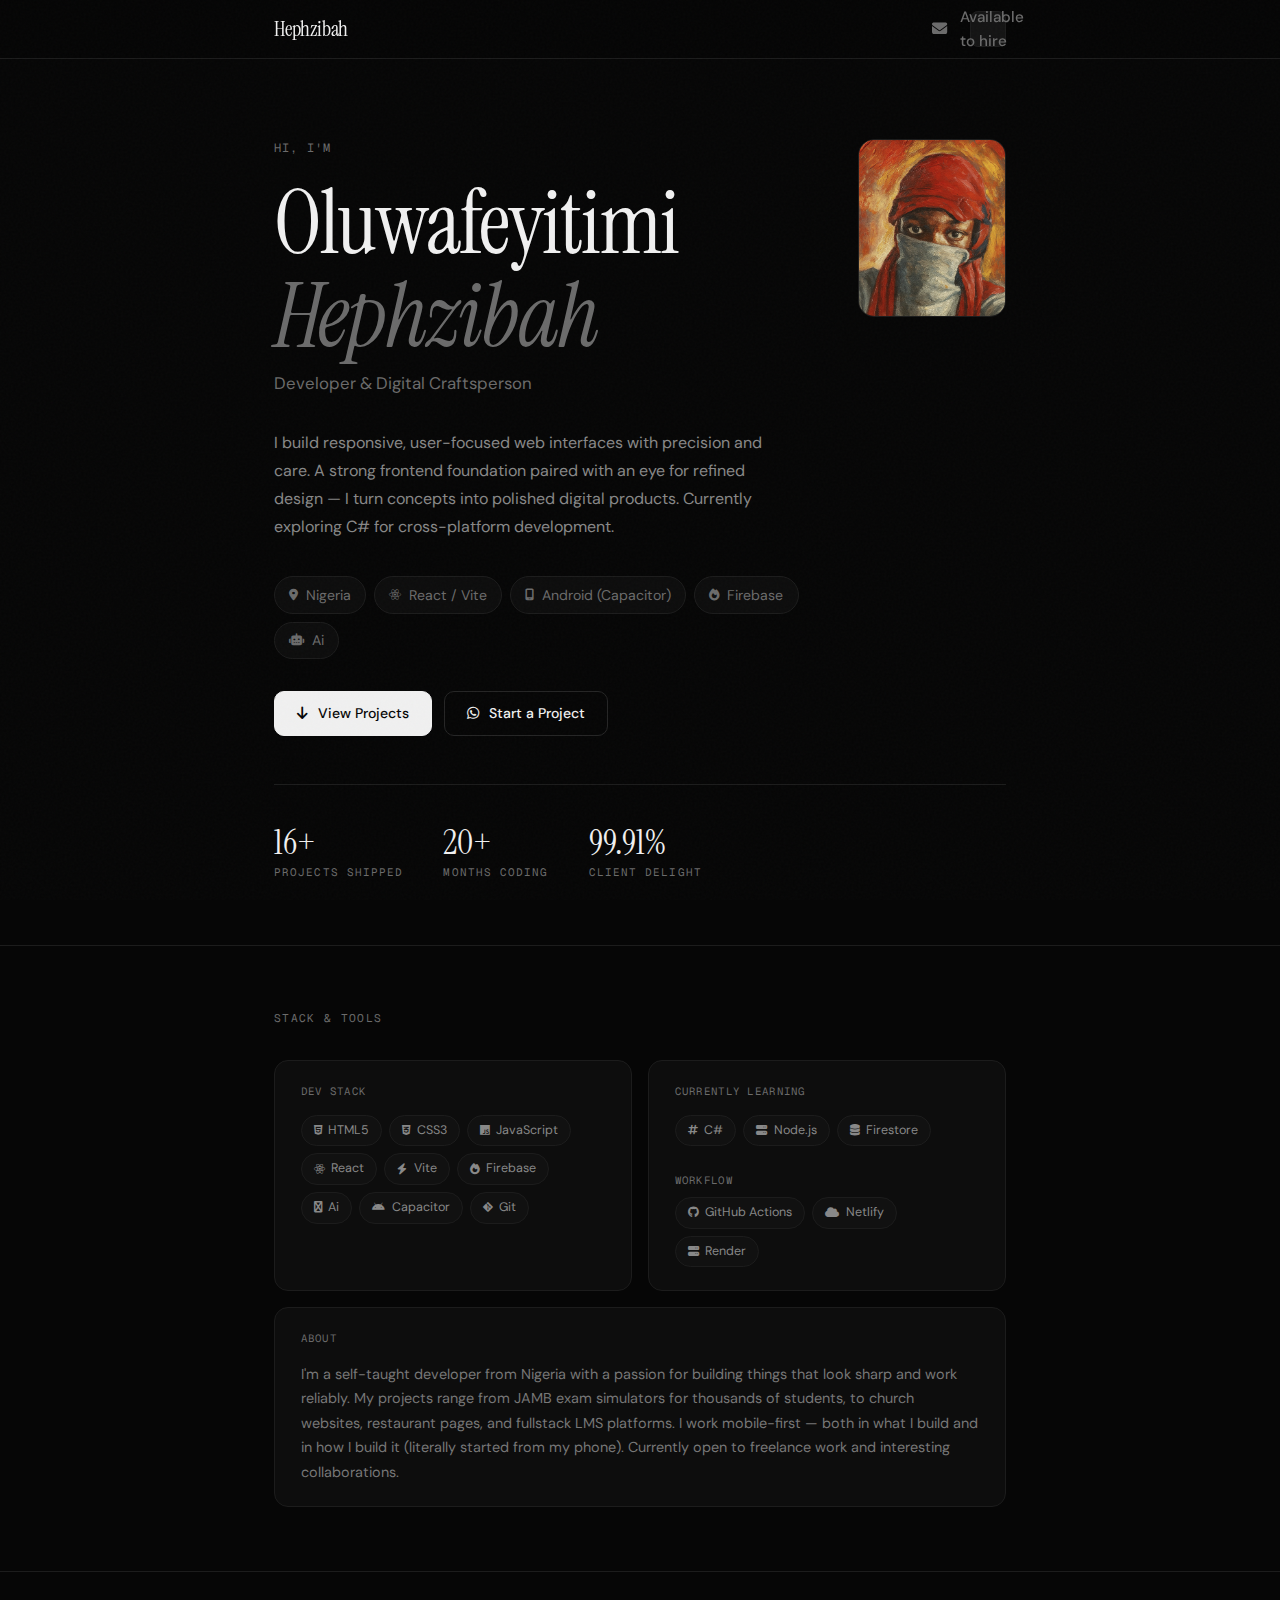
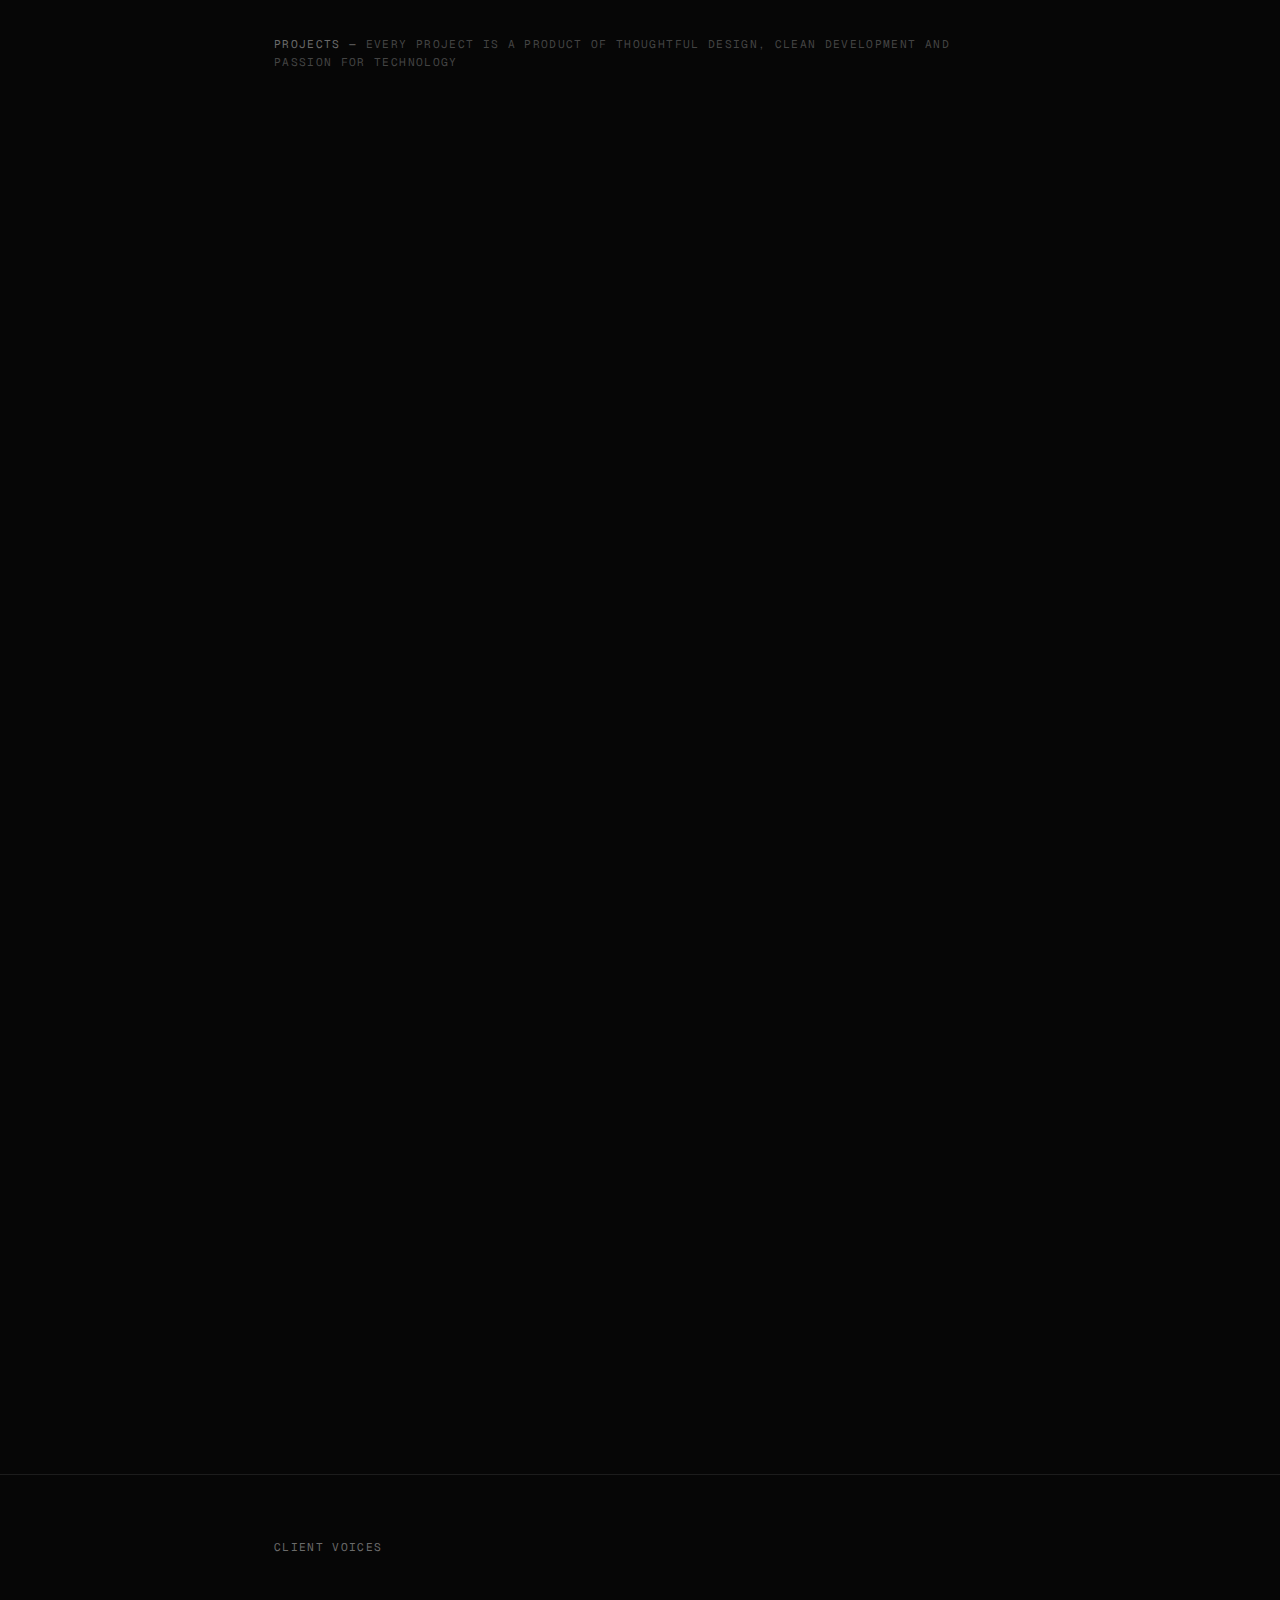
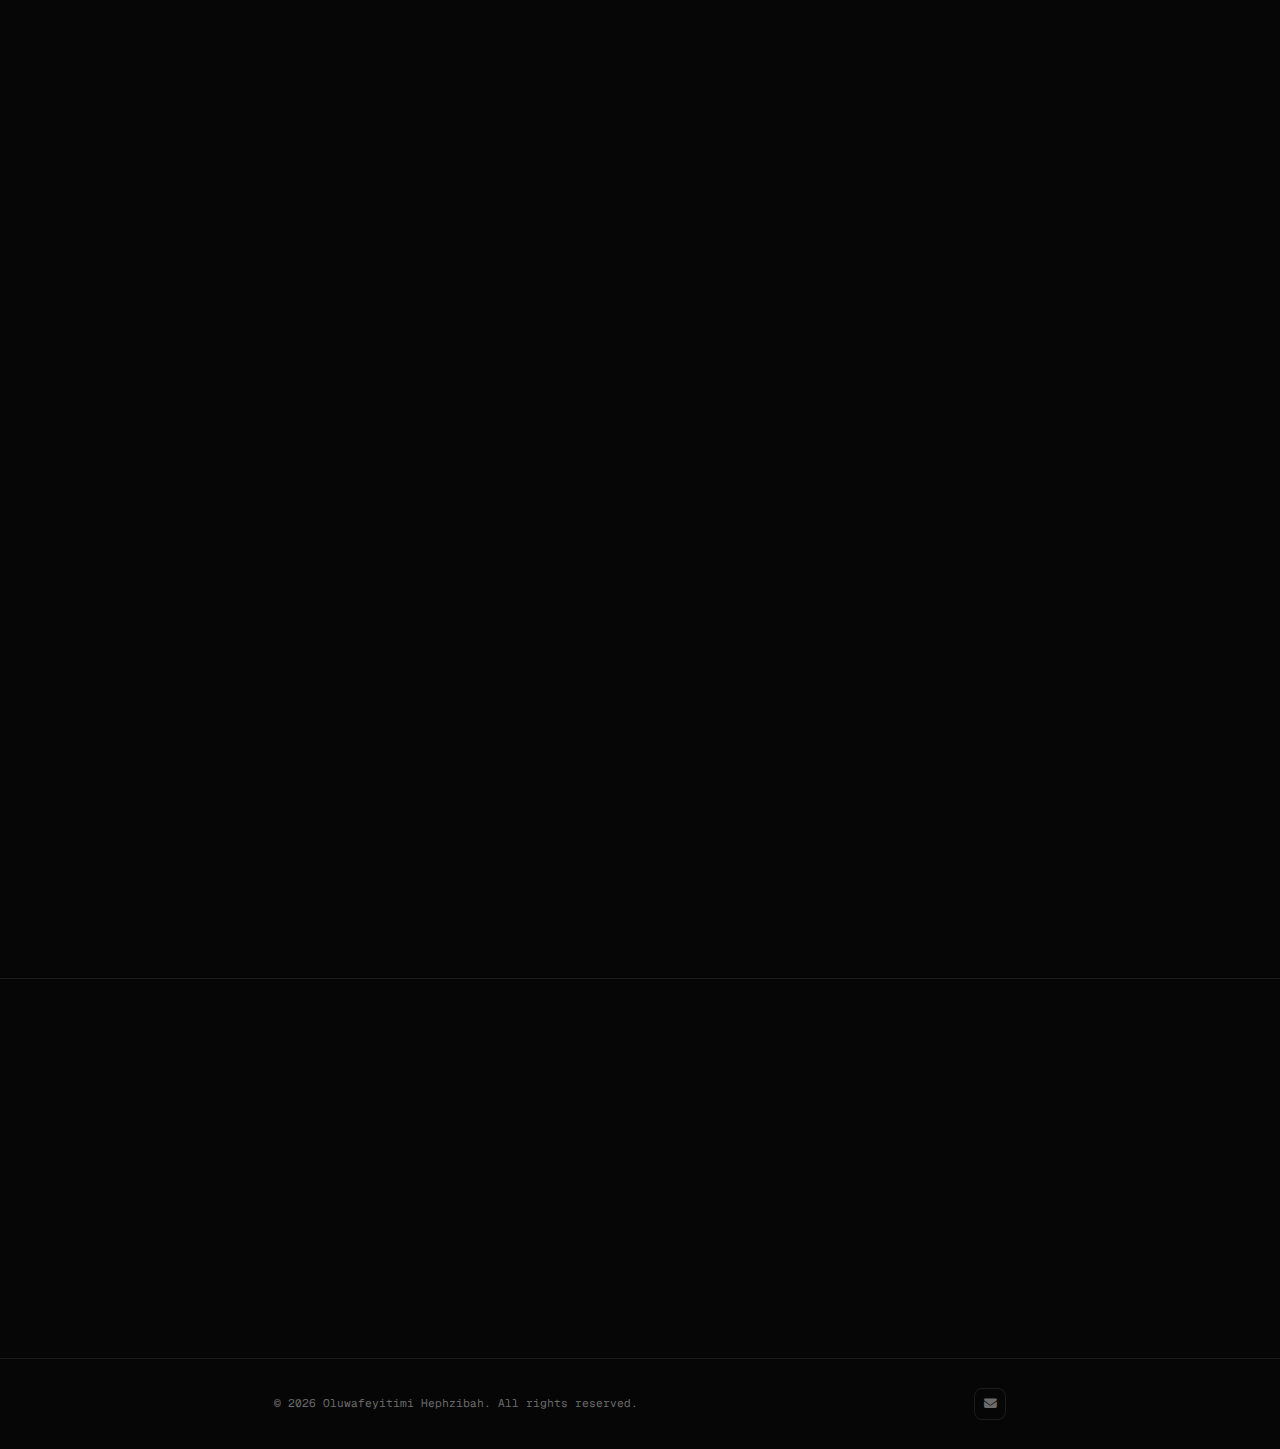
<file: index.html>
<!doctype html>
<html lang="en">
<head>
    <meta charset="UTF-8">
    <meta name="viewport" content="width=device-width, initial-scale=1.0">
    <title>Hephzibah — Frontend Developer</title>
    <meta name="description" content="Portfolio of Oluwafeyitimi Hephzibah, a Nigerian frontend developer crafting sharp, responsive digital experiences.">
    <link rel="preconnect" href="https://fonts.googleapis.com">
    <link rel="preconnect" href="https://fonts.gstatic.com" crossorigin>
    <link href="https://fonts.googleapis.com/css2?family=DM+Sans:ital,opsz,wght@0,9..40,300;0,9..40,400;0,9..40,500;0,9..40,600;1,9..40,300&family=Instrument+Serif:ital@0;1&family=Geist+Mono:wght@300;400;500&display=swap" rel="stylesheet">
    <link rel="stylesheet" href="https://cdnjs.cloudflare.com/ajax/libs/font-awesome/6.4.0/css/all.min.css">
    <style>
        :root {
            --bg: #060606;
            --surface: #0d0d0d;
            --surface2: #141414;
            --border: #1c1c1c;
            --border2: #252525;
            --text: #f0f0f0;
            --muted: #6b6b6b;
            --subtle: #3a3a3a;
            --accent: #e8e8e8;
            --tag-bg: #111;
            --tag-text: #888;
        }

        *, *::before, *::after {
            margin: 0; padding: 0;
            box-sizing: border-box;
        }

        html { scroll-behavior: smooth; }

        body {
            font-family: 'DM Sans', sans-serif;
            background: var(--bg);
            color: var(--text);
            line-height: 1.6;
            overflow-x: hidden;
        }

        ::selection { background: #2a2a2a; color: #fff; }

        
        body::before {
            content: '';
            position: fixed;
            inset: 0;
            pointer-events: none;
            z-index: 999;
            opacity: 0.025;
            background-image: url("data:image/svg+xml,%3Csvg viewBox='0 0 512 512' xmlns='http://www.w3.org/2000/svg'%3E%3Cfilter id='n'%3E%3CfeTurbulence type='fractalNoise' baseFrequency='0.75' numOctaves='4' stitchTiles='stitch'/%3E%3C/filter%3E%3Crect width='100%25' height='100%25' filter='url(%23n)'/%3E%3C/svg%3E");
        }

    
        .wrap {
            max-width: 780px;
            margin: 0 auto;
            padding: 0 1.5rem;
        }

        
        nav {
            position: sticky;
            top: 0;
            z-index: 100;
            background: rgba(6,6,6,0.85);
            backdrop-filter: blur(16px);
            border-bottom: 1px solid var(--border);
        }

        .nav-inner {
            max-width: 780px;
            margin: 0 auto;
            padding: 0 1.5rem;
            display: flex;
            justify-content: space-between;
            align-items: center;
            height: 58px;
        }

        .nav-brand {
            font-family: 'Instrument Serif', serif;
            font-size: 1.3rem;
            color: var(--text);
            text-decoration: none;
            letter-spacing: -0.01em;
        }

        .nav-links {
            display: flex;
            align-items: center;
            gap: 0.3rem;
        }

        .nav-links a {
            display: flex;
            align-items: center;
            justify-content: center;
            width: 36px;
            height: 36px;
            color: var(--muted);
            text-decoration: none;
            border-radius: 8px;
            transition: all 0.2s;
            font-size: 0.95rem;
        }

        .nav-links a:hover {
            background: var(--surface2);
            color: var(--text);
        }

        .nav-pill {
            display: flex;
            align-items: center;
            gap: 0.5rem;
            padding: 0.45rem 1rem;
            background: var(--surface2);
            border: 1px solid var(--border);
            border-radius: 30px;
            color: var(--text);
            text-decoration: none;
            font-size: 0.8rem;
            font-weight: 500;
            margin-left: 0.5rem;
            transition: all 0.2s;
        }

        .nav-pill:hover {
            border-color: var(--border2);
            background: var(--surface);
        }

        
        section {
            padding: 4rem 0;
            border-bottom: 1px solid var(--border);
        }

        section:last-of-type { border-bottom: none; }

        .section-label {
            font-family: 'Geist Mono', monospace;
            font-size: 0.7rem;
            letter-spacing: 0.12em;
            text-transform: uppercase;
            color: var(--muted);
            margin-bottom: 2rem;
        }

        
        .hero {
            padding: 5rem 0 4rem;
            border-bottom: 1px solid var(--border);
        }

        .hero-eyebrow {
            font-family: 'Geist Mono', monospace;
            font-size: 0.75rem;
            color: var(--muted);
            letter-spacing: 0.1em;
            margin-bottom: 1.2rem;
        }

        .hero-intro {
            font-size: 1rem;
            color: var(--muted);
            margin-bottom: 0.3rem;
        }

        .hero h1 {
            font-family: 'Instrument Serif', serif;
            font-size: clamp(3.2rem, 10vw, 5.5rem);
            font-weight: 400;
            line-height: 1.05;
            letter-spacing: -0.02em;
            margin-bottom: 0.5rem;
            color: var(--text);
        }

        .hero h1 em {
            font-style: italic;
            color: var(--muted);
        }

        .hero-role {
            font-size: 1.05rem;
            color: var(--muted);
            margin-bottom: 2rem;
        }

        .hero-bio {
            font-size: 1rem;
            color: #888;
            max-width: 520px;
            line-height: 1.75;
            margin-bottom: 2.2rem;
        }

        .hero-inline {
            display: flex;
            flex-wrap: wrap;
            align-items: center;
            gap: 0.5rem;
            margin-bottom: 2rem;
        }

        .hero-inline-item {
            display: flex;
            align-items: center;
            gap: 0.45rem;
            font-size: 0.88rem;
            color: var(--muted);
            padding: 0.4rem 0.9rem;
            border: 1px solid var(--border);
            border-radius: 30px;
            background: var(--surface);
        }

        .hero-inline-item i {
            font-size: 0.75rem;
        }

        .dot {
            width: 6px;
            height: 6px;
            border-radius: 50%;
            background: #4ade80;
            animation: pulse 2s infinite;
        }

        @keyframes pulse {
            0%, 100% { opacity: 1; }
            50% { opacity: 0.4; }
        }

        .hero-actions {
            display: flex;
            flex-wrap: wrap;
            gap: 0.7rem;
        }

        .btn {
            display: inline-flex;
            align-items: center;
            gap: 0.6rem;
            padding: 0.65rem 1.4rem;
            border-radius: 10px;
            font-size: 0.88rem;
            font-weight: 500;
            text-decoration: none;
            border: 1px solid transparent;
            transition: all 0.2s;
            cursor: pointer;
        }

        .btn-primary {
            background: var(--text);
            color: var(--bg);
            border-color: var(--text);
        }

        .btn-primary:hover {
            background: #d4d4d4;
            border-color: #d4d4d4;
        }

        .btn-outline {
            background: transparent;
            color: var(--text);
            border-color: var(--border2);
        }

        .btn-outline:hover {
            background: var(--surface2);
            border-color: var(--subtle);
        }

        
        .stats-row {
            display: flex;
            gap: 2.5rem;
            margin-top: 3rem;
            padding-top: 2.5rem;
            border-top: 1px solid var(--border);
            flex-wrap: wrap;
        }

        .stat-item {}

        .stat-num {
            font-family: 'Instrument Serif', serif;
            font-size: 2.2rem;
            color: var(--text);
            line-height: 1;
            margin-bottom: 0.2rem;
        }

        .stat-label {
            font-family: 'Geist Mono', monospace;
            font-size: 0.68rem;
            letter-spacing: 0.1em;
            text-transform: uppercase;
            color: var(--muted);
        }

        
        .about-grid {
            display: grid;
            grid-template-columns: 1fr 1fr;
            gap: 1rem;
        }

        .about-block {
            background: var(--surface);
            border: 1px solid var(--border);
            border-radius: 14px;
            padding: 1.4rem 1.6rem;
        }

        .about-block-label {
            font-family: 'Geist Mono', monospace;
            font-size: 0.67rem;
            letter-spacing: 0.12em;
            text-transform: uppercase;
            color: var(--muted);
            margin-bottom: 0.9rem;
        }

        .stack-chips {
            display: flex;
            flex-wrap: wrap;
            gap: 0.45rem;
        }

        .chip {
            display: inline-flex;
            align-items: center;
            gap: 0.4rem;
            padding: 0.3rem 0.75rem;
            background: var(--tag-bg);
            border: 1px solid var(--border);
            border-radius: 20px;
            font-size: 0.78rem;
            color: var(--tag-text);
            transition: all 0.2s;
        }

        .chip:hover {
            border-color: var(--border2);
            color: var(--text);
        }

        .chip i { font-size: 0.7rem; }

        .about-text {
            font-size: 0.9rem;
            color: #777;
            line-height: 1.7;
        }

        /* projects div should ne link itself rii*/
        .project-list {
            display: flex;
            flex-direction: column;
            gap: 0;
        }

        .project-item {
            display: flex;
            align-items: flex-start;
            gap: 1.2rem;
            padding: 1.5rem 0;
            border-bottom: 1px solid var(--border);
            text-decoration: none;
            color: inherit;
            transition: background 0.15s;
            border-radius: 0;
        }

        .project-item:last-child { border-bottom: none; }

        .project-item:hover .proj-title { color: #fff; }
        .project-item:hover .proj-icon { border-color: var(--border2); background: var(--surface2); }

        .proj-icon {
            width: 40px;
            height: 40px;
            min-width: 40px;
            display: flex;
            align-items: center;
            justify-content: center;
            background: var(--surface);
            border: 1px solid var(--border);
            border-radius: 10px;
            font-family: 'Instrument Serif', serif;
            font-size: 1rem;
            color: var(--muted);
            transition: all 0.2s;
            margin-top: 0.15rem;
        }

        .proj-body { flex: 1; }

        .proj-title {
            font-size: 0.98rem;
            font-weight: 500;
            color: var(--accent);
            margin-bottom: 0.25rem;
            transition: color 0.2s;
            display: flex;
            align-items: center;
            gap: 0.5rem;
        }

        .proj-title .badge-feat {
            font-family: 'Geist Mono', monospace;
            font-size: 0.6rem;
            letter-spacing: 0.08em;
            text-transform: uppercase;
            background: #fff;
            color: #000;
            padding: 0.15rem 0.5rem;
            border-radius: 20px;
            font-weight: 600;
        }

        .proj-desc {
            font-size: 0.85rem;
            color: var(--muted);
            line-height: 1.55;
            margin-bottom: 0.65rem;
        }

        .proj-tags {
            display: flex;
            flex-wrap: wrap;
            gap: 0.35rem;
        }

        .proj-tag {
            font-family: 'Geist Mono', monospace;
            font-size: 0.65rem;
            padding: 0.2rem 0.6rem;
            background: var(--tag-bg);
            border: 1px solid var(--border);
            border-radius: 20px;
            color: var(--tag-text);
            letter-spacing: 0.03em;
        }

        .proj-arrow {
            color: var(--muted);
            font-size: 0.8rem;
            margin-top: 0.3rem;
            transition: transform 0.2s, color 0.2s;
        }

        .project-item:hover .proj-arrow {
            transform: translate(3px, -3px);
            color: var(--text);
        }

        
        .testimonial-list {
            display: flex;
            flex-direction: column;
            gap: 1rem;
        }

        .testimonial-card {
            background: var(--surface);
            border: 1px solid var(--border);
            border-radius: 14px;
            padding: 1.6rem;
            position: relative;
        }

        .t-quote {
            font-family: 'Instrument Serif', serif;
            font-size: 3.5rem;
            color: var(--border2);
            position: absolute;
            top: 0.8rem;
            right: 1.4rem;
            line-height: 1;
        }

        .t-stars {
            display: flex;
            gap: 0.2rem;
            margin-bottom: 0.9rem;
        }

        .t-stars i { color: #f59e0b; font-size: 0.75rem; }

        .t-text {
            font-size: 0.9rem;
            color: #999;
            line-height: 1.7;
            margin-bottom: 1.1rem;
            max-width: 90%;
        }

        .t-client h4 {
            font-size: 0.9rem;
            font-weight: 600;
            color: var(--text);
        }

        .t-client span {
            font-family: 'Geist Mono', monospace;
            font-size: 0.7rem;
            color: var(--muted);
        }

        
        .cta-block {
            background: var(--surface);
            border: 1px solid var(--border);
            border-radius: 18px;
            padding: 2.5rem;
            text-align: center;
        }

        .cta-block h2 {
            font-family: 'Instrument Serif', serif;
            font-size: 2.2rem;
            font-weight: 400;
            letter-spacing: -0.02em;
            margin-bottom: 0.7rem;
        }

        .cta-block p {
            color: var(--muted);
            font-size: 0.95rem;
            margin-bottom: 2rem;
        }

        .cta-btns {
            display: flex;
            gap: 0.7rem;
            justify-content: center;
            flex-wrap: wrap;
        }

        
        footer {
            border-top: 1px solid var(--border);
            padding: 1.8rem 0;
        }

        .footer-inner {
            max-width: 780px;
            margin: 0 auto;
            padding: 0 1.5rem;
            display: flex;
            justify-content: space-between;
            align-items: center;
            flex-wrap: wrap;
            gap: 1rem;
        }

        .footer-inner p {
            font-family: 'Geist Mono', monospace;
            font-size: 0.7rem;
            color: var(--muted);
        }

        .footer-socials {
            display: flex;
            gap: 0.4rem;
        }

        .footer-socials a {
            width: 32px;
            height: 32px;
            display: flex;
            align-items: center;
            justify-content: center;
            color: var(--muted);
            text-decoration: none;
            border-radius: 8px;
            border: 1px solid var(--border);
            font-size: 0.8rem;
            transition: all 0.2s;
        }

        .footer-socials a:hover {
            color: var(--text);
            border-color: var(--border2);
            background: var(--surface2);
        }

        
        .reveal {
            opacity: 0;
            transform: translateY(16px);
            transition: opacity 0.55s ease, transform 0.55s ease;
        }

        .reveal.visible {
            opacity: 1;
            transform: none;
        }

        
        .hero-grid {
            display: grid;
            grid-template-columns: 1fr auto;
            gap: 3rem;
            align-items: flex-start;
        }

        .hero-photo {
            width: 148px;
            height: 178px;
            border-radius: 16px;
            overflow: hidden;
            border: 1px solid var(--border);
            background: var(--surface);
            flex-shrink: 0;
        }

        .hero-photo img {
            width: 100%;
            height: 100%;
            object-fit: cover;
            object-position: top center;
            filter: grayscale(30%);
            transition: filter 0.4s;
        }

        .hero-photo img:hover { filter: grayscale(0%); }

        .hero-photo-placeholder {
            width: 100%;
            height: 100%;
            display: flex;
            flex-direction: column;
            align-items: center;
            justify-content: center;
            gap: 0.5rem;
            color: var(--muted);
        }

        .hero-photo-placeholder i { font-size: 2rem; }
        .hero-photo-placeholder span { font-size: 0.7rem; font-family: 'Geist Mono', monospace; }

        
        .project-item {
            flex-direction: column;
            gap: 0;
            padding: 0;
            border-bottom: 1px solid var(--border);
            border-radius: 14px;
            overflow: hidden;
            background: var(--surface);
            margin-bottom: 1rem;
            border: 1px solid var(--border);
            transition: border-color 0.2s;
        }

        .project-item:last-child { margin-bottom: 0; }

        .project-item:hover {
            border-color: var(--border2);
        }

        .proj-image {
            width: 100%;
            height: 180px;
            overflow: hidden;
            background: var(--surface2);
            border-bottom: 1px solid var(--border);
            position: relative;
        }

        .proj-image img {
            width: 100%;
            height: 100%;
            object-fit: cover;
            transition: transform 0.4s ease;
        }

        .project-item:hover .proj-image img { transform: scale(1.03); }

        .proj-image-placeholder {
            width: 100%;
            height: 100%;
            display: flex;
            align-items: center;
            justify-content: center;
            font-family: 'Instrument Serif', serif;
            font-size: 3.5rem;
            color: var(--border2);
        }

        .proj-row {
            display: flex;
            align-items: flex-start;
            gap: 1rem;
            padding: 1.3rem 1.4rem 0;
        }

        .proj-footer {
            display: flex;
            align-items: center;
            justify-content: space-between;
            padding: 1rem 1.4rem 1.3rem;
            gap: 1rem;
        }

        .proj-visit {
            display: inline-flex;
            align-items: center;
            gap: 0.45rem;
            font-size: 0.8rem;
            font-weight: 500;
            color: var(--text);
            text-decoration: none;
            padding: 0.4rem 0.9rem;
            background: var(--surface2);
            border: 1px solid var(--border2);
            border-radius: 8px;
            transition: all 0.2s;
        }

        .proj-visit:hover {
            background: var(--subtle);
            border-color: #444;
        }

        .proj-visit-ghost {
            color: var(--muted);
            cursor: default;
            font-size: 0.75rem;
            font-family: 'Geist Mono', monospace;
        }

        /* responsiveness: should inchange stile or make it scalable*/
        @media (max-width: 600px) {
            .about-grid { grid-template-columns: 1fr; }
            .stats-row { gap: 1.5rem; }
            .hero h1 { font-size: 3rem; }
            .cta-block { padding: 1.8rem 1.2rem; }
            .cta-block h2 { font-size: 1.7rem; }
            .nav-pill span { display: none; }
            .hero-grid { grid-template-columns: 1fr; }
            .hero-photo { display: none; }
        }
    </style>
</head>
<body>

<nav>
    <div class="nav-inner">
        <a href="#" class="nav-brand">Hephzibah</a>
        <div class="nav-links">
            <!--<a href="https://discord.gg/kzYBwKMu" target="_blank" rel="noopener" title="Discord"><i class="fa-brands fa-discord"></i></a>
        -->            <a href="mailto:bhuszibah@gmail.com" title="Email"><i class="fa-solid fa-envelope"></i></a>
            <a href="https://wa.me/2349028155340" class="nav-pill" target="_blank" rel="noopener">
                <div class="dot"></div>
                <span>Available to hire</span>
            </a>
        </div>
    </div>
</nav>


<section class="hero">
    <div class="wrap">
        <div class="hero-grid">
        <div class="hero-left">
        <p class="hero-eyebrow">HI, I'M</p>
        <h1>Oluwafeyitimi<br><em>Hephzibah</em></h1>
        <p class="hero-role"> Developer &amp; Digital Craftsperson</p>

        <p class="hero-bio">
            I build responsive, user-focused web interfaces with precision and care.
            A strong frontend foundation paired with an eye for refined design — I turn concepts into polished digital products.
            Currently exploring C# for cross-platform development.
        </p>

        <div class="hero-inline">
            <div class="hero-inline-item">
                <i class="fa-solid fa-location-dot"></i> Nigeria
            </div>
            <div class="hero-inline-item">
                <i class="fa-brands fa-react"></i> React / Vite
            </div>
            <div class="hero-inline-item">
                <i class="fa-solid fa-mobile-screen"></i> Android (Capacitor)
            </div>
            <div class="hero-inline-item">
                <i class="fa-solid fa-fire"></i> Firebase
            </div>
            <div class="hero-inline-item">
                <i class="fa-solid fa-robot"></i> Ai
            </div>
        </div>

        <div class="hero-actions">
            <a href="#projects" class="btn btn-primary">
                <i class="fa-solid fa-arrow-down"></i>
                View Projects
            </a>
            <a href="https://wa.me/2349028155340" class="btn btn-outline" target="_blank" rel="noopener">
                <i class="fa-brands fa-whatsapp"></i>
                Start a Project
            </a>
        </div>
        </div>

        <div class="hero-photo">
            <img src="me.jpg" alt="Hephzibah" onerror="this.style.display='none';this.parentElement.innerHTML+='<div class=&quot;hero-photo-placeholder&quot;><i class=&quot;fa-solid fa-user&quot;></i><span>me.jpg</span></div>'">
        </div>
        </div>

        <div class="stats-row">
            <div class="stat-item">
                <div class="stat-num">16+</div>
                <div class="stat-label">Projects Shipped</div>
            </div>
            <div class="stat-item">
                <div class="stat-num">20+</div>
                <div class="stat-label">Months Coding</div>
            </div>
            <div class="stat-item">
                <div class="stat-num">99.91%</div>
                <div class="stat-label">Client Delight</div>
            </div>
        </div>
    </div>
</section>


<section id="stack">
    <div class="wrap">
        <p class="section-label">Stack &amp; Tools</p>
        <div class="about-grid">
            <div class="about-block">
                <p class="about-block-label">Dev Stack</p>
                <div class="stack-chips">
                    <span class="chip"><i class="fa-brands fa-html5"></i> HTML5</span>
                    <span class="chip"><i class="fa-brands fa-css3-alt"></i> CSS3</span>
                    <span class="chip"><i class="fa-brands fa-js"></i> JavaScript</span>
                    <span class="chip"><i class="fa-brands fa-react"></i> React</span>
                    <span class="chip"><i class="fa-solid fa-bolt"></i> Vite</span>
                    <span class="chip"><i class="fa-solid fa-fire"></i> Firebase</span>
                    <span class="chip"><i class="fa-brands fa-robot"></i> Ai</span>
                    <span class="chip"><i class="fa-brands fa-android"></i> Capacitor</span>
                    <span class="chip"><i class="fa-brands fa-git-alt"></i> Git</span>
                </div>
            </div>
            <div class="about-block">
                <p class="about-block-label">Currently Learning</p>
                <div class="stack-chips">
                    <span class="chip"><i class="fa-solid fa-hashtag"></i> C#</span>
                    <span class="chip"><i class="fa-solid fa-server"></i> Node.js</span>
                    <span class="chip"><i class="fa-solid fa-database"></i> Firestore</span>
                </div>
                <br>
                <p class="about-block-label" style="margin-bottom:0.5rem;">Workflow</p>
                <div class="stack-chips">
                    <span class="chip"><i class="fa-brands fa-github"></i> GitHub Actions</span>
                    <span class="chip"><i class="fa-solid fa-cloud"></i> Netlify</span>
                    <span class="chip"><i class="fa-solid fa-server"></i> Render</span>
                </div>
            </div>
            <div class="about-block" style="grid-column: 1 / -1;">
                <p class="about-block-label">About</p>
                <p class="about-text">
                    I'm a self-taught developer from Nigeria with a passion for building things that look sharp and work reliably. 
                    My projects range from JAMB exam simulators for thousands of students, to church websites, restaurant pages, and fullstack LMS platforms. 
                    I work mobile-first — both in what I build and in how I build it (literally started from my phone). 
                    Currently open to freelance work and interesting collaborations.
                </p>
            </div>
        </div>
    </div>
</section>

<!-- projects. every div is a link, maybe use a tag instead of div?-->
<section id="projects">
    <div class="wrap">
        <p class="section-label">Projects — <span style="color:#444">Every project is a product of thoughtful design, clean development and passion for technology</span></p>

        <div class="project-list">

            <a href="https://frntcoda.onrender.com" target="_blank" rel="noopener" class="project-item reveal" style="cursor:default;">
                <div class="proj-icon">f</div>
                <div class="proj-body">
                    <div class="proj-title">frNtcOda</div>
                    <p class="proj-desc">Website for learning programming from verified tutors</p>
                    <div class="proj-tags">
                        <span class="proj-tag">HTML5</span>
                        <span class="proj-tag">CSS3</span>
                        <span class="proj-tag">JavaScript</span>
                        <span class="proj-tag">Firebase</span>
                    </div>
                </div>
            </a>
            <a href="https://rooster-xreg.onrender.com" class="project-item reveal" target="_blank" rel="noopener">
                <div class="proj-icon">R</div>
                <div class="proj-body">
                    <div class="proj-title">
                        Rooster CBT
                        <span class="badge-feat">Featured</span>
                    </div>
                    <p class="proj-desc">JAMB UTME exam simulator — 180 questions, 400 marks, 105-minute timer, subject breakdowns, weak-area detection. 410 offline questions. Android APK via Capacitor + CI/CD.</p>
                    <div class="proj-tags">
                        <span class="proj-tag">React</span>
                        <span class="proj-tag">Vite</span>
                        <span class="proj-tag">Capacitor</span>
                        <span class="proj-tag">Android</span>
                        <span class="proj-tag">GitHub Actions</span>
                        <span class="proj-tag">Ai</span>
                    </div>
                </div>
                <i class="fa-solid fa-arrow-up-right proj-arrow"></i>
            </a>

            <a href="https://nexus-eoxh.onrender.com" class="project-item reveal" target="_blank" rel="noopener">
                <div class="proj-icon">N</div>
                <div class="proj-body">
                    <div class="proj-title">Nexus Media Fetcher</div>
                    <p class="proj-desc">Fullstack media fetching platform with a clean UI, built with HTML/CSS/JS on both front and back end. Deployed on Render.</p>
                    <div class="proj-tags">
                        <span class="proj-tag">HTML5</span>
                        <span class="proj-tag">CSS3</span>
                        <span class="proj-tag">JavaScript</span>
                        <span class="proj-tag">JavaScript</span>
                        <span class="proj-tag">Railway</span>
                        <span class="proj-tag">Nodejs</span>
                    </div>
                </div>
                <i class="fa-solid fa-arrow-up-right proj-arrow"></i>
            </a>

            <a href="https://orbit-x9l3.onrender.com" class="project-item reveal" target="_blank" rel="noopener">
                <div class="proj-icon">O</div>
                <div class="proj-body">
                    <div class="proj-title">Orbit Restobar</div>
                    <p class="proj-desc">Contemporary restaurant website with an inviting design palette, interactive menu, and full responsive behavior across all viewports.</p>
                    <div class="proj-tags">
                        <span class="proj-tag">HTML5</span>
                        <span class="proj-tag">CSS3</span>
                        <span class="proj-tag">JavaScript</span>
                    </div>
                </div>
                <i class="fa-solid fa-arrow-up-right proj-arrow"></i>
            </a>

            <a href="https://lighttabernaclechurch.netlify.app" class="project-item reveal" target="_blank" rel="noopener">
                <div class="proj-icon">L</div>
                <div class="proj-body">
                    <div class="proj-title">Light Tabernacle Church</div>
                    <p class="proj-desc">Complete church website with a media gallery, contact forms via Formspree integration, and a full about section for Light Tabernacle Church.</p>
                    <div class="proj-tags">
                        <span class="proj-tag">HTML5</span>
                        <span class="proj-tag">CSS3</span>
                        <span class="proj-tag">Formspree</span>
                    </div>
                </div>
                <i class="fa-solid fa-arrow-up-right proj-arrow"></i>
            </a>
            <a href="https://teniscribes.onrender.com" class="project-item reveal" target="_blank" rel="noopener">
                <div class="proj-icon">T</div>
                <div class="proj-body">
                    <div class="proj-title">Teni Scribes</div>
                    <p class="proj-desc">Complete Website for a poet.</p>
                    <div class="proj-tags">
                        <span class="proj-tag">HTML5</span>
                        <span class="proj-tag">CSS3</span>
                        <span class="proj-tag">js</span>
                        <span class="proj-tag">Formspree</span>
                    </div>
                </div>
                <i class="fa-solid fa-arrow-up-right proj-arrow"></i>
            </a>

            <a href="https://zibvh.github.io/Next-day-predictor/" class="project-item reveal" target="_blank" rel="noopener">
                <div class="proj-icon">D</div>
                <div class="proj-body">
                    <div class="proj-title">Next Day Predictor</div>
                    <p class="proj-desc">A playful utility that determines the day following any selected date — built as a fun JS practice project and open-sourced on GitHub.</p>
                    <div class="proj-tags">
                        <span class="proj-tag">HTML5</span>
                        <span class="proj-tag">CSS3</span>
                        <span class="proj-tag">JavaScript</span>
                    </div>
                </div>
                <i class="fa-solid fa-arrow-up-right proj-arrow"></i>
            </a>

            <div class="project-item reveal" style="cursor:default;">
                <div class="proj-icon">S</div>
                <div class="proj-body">
                    <div class="proj-title">Simple Calculator</div>
                    <p class="proj-desc">Clean, functional calculator built to solidify JavaScript fundamentals — a testament to learning through building from scratch.</p>
                    <div class="proj-tags">
                        <span class="proj-tag">HTML5</span>
                        <span class="proj-tag">CSS3</span>
                        <span class="proj-tag">JavaScript</span>
                    </div>
                </div>
            </div>

        </div>
    </div>
</section>


<section id="testimonials">
    <div class="wrap">
        <p class="section-label">Client Voices</p>
        <div class="testimonial-list">

            <div class="testimonial-card reveal">
                <div class="t-quote">"</div>
                <div class="t-stars">
                    <i class="fa-solid fa-star"></i><i class="fa-solid fa-star"></i>
                    <i class="fa-solid fa-star"></i><i class="fa-solid fa-star"></i>
                    <i class="fa-solid fa-star"></i>
                </div>
                <p class="t-text">Hephzibah demonstrated exceptional professionalism throughout our project. The website was delivered exactly as envisioned, with meticulous attention to detail and consistent communication.</p>
                <div class="t-client">
                    <h4>Pastor Dr. J.A. Aderogbin</h4>
                    <span>Light Tabernacle Church</span>
                </div>
            </div>

            <div class="testimonial-card reveal">
                <div class="t-quote">"</div>
                <div class="t-stars">
                    <i class="fa-solid fa-star"></i><i class="fa-solid fa-star"></i>
                    <i class="fa-solid fa-star"></i><i class="fa-solid fa-star"></i>
                    <i class="fa-solid fa-star"></i>
                </div>
                <p class="t-text">A genuine eye for design coupled with technical competence. Communication was clear, deadlines were respected, and the final product exceeded our initial expectations significantly.</p>
                <div class="t-client">
                    <h4>Femi Ayomide</h4>
                    <span>Software Developer</span>
                </div>
            </div>

            <div class="testimonial-card reveal">
                <div class="t-quote">"</div>
                <div class="t-stars">
                    <i class="fa-solid fa-star"></i><i class="fa-solid fa-star"></i>
                    <i class="fa-solid fa-star"></i><i class="fa-solid fa-star"></i>
                    <i class="fa-solid fa-star"></i>
                </div>
                <p class="t-text">The portfolio site delivered was immaculate — clean, responsive, and visually striking. Hephzibah understood our vision completely and executed it with modern design principles.</p>
                <div class="t-client">
                    <h4>Chika E.</h4>
                    <span>Freelance Designer</span>
                </div>
            </div>

            <div class="testimonial-card reveal">
                <div class="t-quote">"</div>
                <div class="t-stars">
                    <i class="fa-solid fa-star"></i><i class="fa-solid fa-star"></i>
                    <i class="fa-solid fa-star"></i><i class="fa-solid fa-star"></i>
                    <i class="fa-solid fa-star"></i>
                </div>
                <p class="t-text">I was genuinely impressed by the level of polish and professionalism. The focus on user experience and mobile responsiveness is outstanding. I would recommend without hesitation.</p>
                <div class="t-client">
                    <h4>Promise</h4>
                    <span>Entrepreneur</span>
                </div>
            </div>

        </div>
    </div>
</section>

<section id="contact">
    <div class="wrap">
        <div class="cta-block reveal">
            <h2>Ready to build something remarkable?</h2>
            <p>Let's collaborate and bring your vision to life — from concept to shipped product.</p>
            <div class="cta-btns">
                <a href="https://wa.me/2349028155340" class="btn btn-primary" target="_blank" rel="noopener">
                    <i class="fa-brands fa-whatsapp"></i>
                    Message on WhatsApp
                </a>
                <a href="mailto:bhuszibah@gmail.com" class="btn btn-outline">
                    <i class="fa-solid fa-envelope"></i>
                    Send an Email
                </a>
            </div>
        </div>
    </div>
</section>


<footer>
    <div class="footer-inner">
        <p>&copy; 2026 Oluwafeyitimi Hephzibah. All rights reserved.</p>
        <div class="footer-socials">
            <!--<a href="https://github.com/" target="_blank" rel="noopener"><i class="fa-brands fa-github"></i></a>
            <a href="https://discord.gg/kzYBwKMu" target="_blank" rel="noopener"><i class="fa-brands fa-discord"></i></a>
          -->  <a href="mailto:bhuszibah@gmail.com"><i class="fa-solid fa-envelope"></i></a>
        </div>
    </div>
</footer>

<script>
    // to show on scroll
    const observer = new IntersectionObserver((entries) => {
        entries.forEach(e => {
            if (e.isIntersecting) {
                e.target.classList.add('visible');
                observer.unobserve(e.target);
            }
        });
    }, { threshold: 0.08 });

    document.querySelectorAll('.reveal').forEach(el => observer.observe(el));

    // Stagger reveal
    document.querySelectorAll('.project-list .reveal, .testimonial-list .reveal').forEach((el, i) => {
        el.style.transitionDelay = `${i * 0.06}s`;
    });
</script>
</body>
</html>
</file>
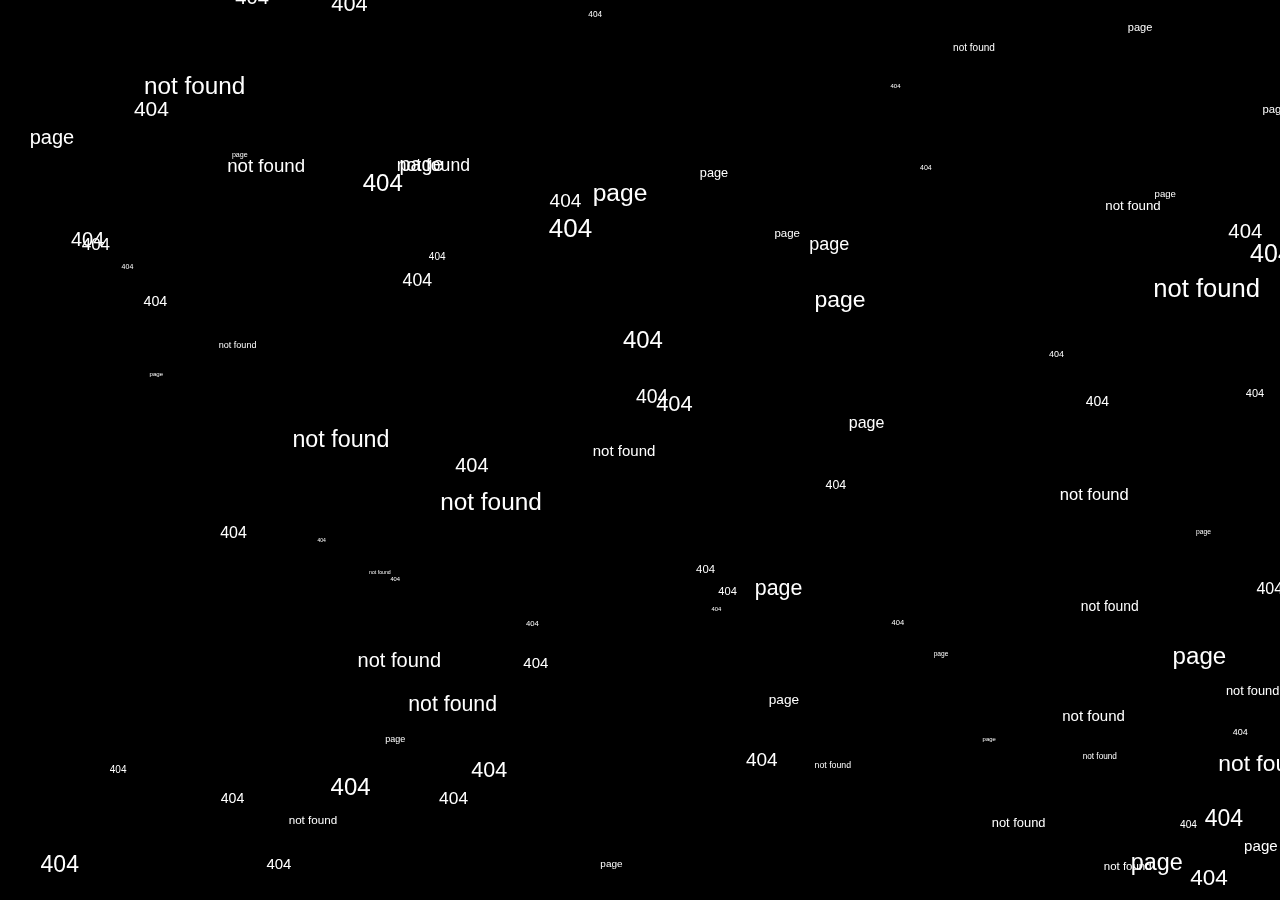
<file: four.html>
<html>
  <head>
    <meta charset="utf-8">
    <title>404 Page Not Found</title>
    <style media="screen">
      html,body{
        margin: 0;
        padding: 0;
      }

      canvas{
        display: block;
      }
    </style>
  </head>
  <body>

    <script type="text/javascript">
      var canvas = document.createElement('canvas');
      var height = canvas.height = window.innerHeight;
      var width = canvas.width = window.innerWidth;
      var ctx = canvas.getContext('2d');
      document.body.appendChild(canvas);

      function random(min,max)
      {
          return Math.random()*(max-min+1)+min;
      }

      function range_map(value,in_min, in_max, out_min, out_max) {
        return (value - in_min) * (out_max - out_min) / (in_max - in_min) + out_min;
      }

      var word_arr = [];
      var txt_min_size = 5;
      var txt_max_size = 25;
      var keypress = false;
      var acclerate = 2;
      for (var i = 0; i < 25; i++) {
        word_arr.push({
          x : random(0,width),
          y : random(0,height),
          text : '404',
          size : random(txt_min_size,txt_max_size)
        });

        word_arr.push({
          x : random(0,width),
          y : random(0,height),
          text : 'page',
          size : random(txt_min_size,txt_max_size)
        });


        word_arr.push({
          x : random(0,width),
          y : random(0,height),
          text : 'not found',
          size : random(txt_min_size,txt_max_size)
        });

        word_arr.push({
          x : random(0,width),
          y : random(0,height),
          text : '404',
          size : Math.floor(random(txt_min_size,txt_max_size))
        });
      }

      function render()
      {
        ctx.fillStyle = "rgba(0,0,0,1)";
        ctx.fillRect(0,0,width,height);

        ctx.fillStyle = "#fff";
        for (var i = 0; i < word_arr.length; i++) {
          ctx.font = word_arr[i].size+"px sans-serif";
          var w = ctx.measureText(word_arr[i].text);
          ctx.fillText(word_arr[i].text,word_arr[i].x,word_arr[i].y);

          if(keypress)
          {
            word_arr[i].x += range_map(word_arr[i].size,txt_min_size,txt_max_size,2,4) * acclerate;
          }
          else {
            word_arr[i].x += range_map(word_arr[i].size,txt_min_size,txt_max_size,2,3);
          }

          if(word_arr[i].x >= width)
          {
            word_arr[i].x = -w.width*2;
            word_arr[i].y = random(0,height);
            word_arr[i].size =  Math.floor(random(txt_min_size,txt_max_size));

          }
        }

        ctx.fill();

        requestAnimationFrame(render);
      }

      render();

      window.addEventListener('keydown',function(){
        keypress = true;
      },true);
      window.addEventListener('keyup',function(){
        keypress = false;
      },true);
    </script>
  </body>
</html>
</file>
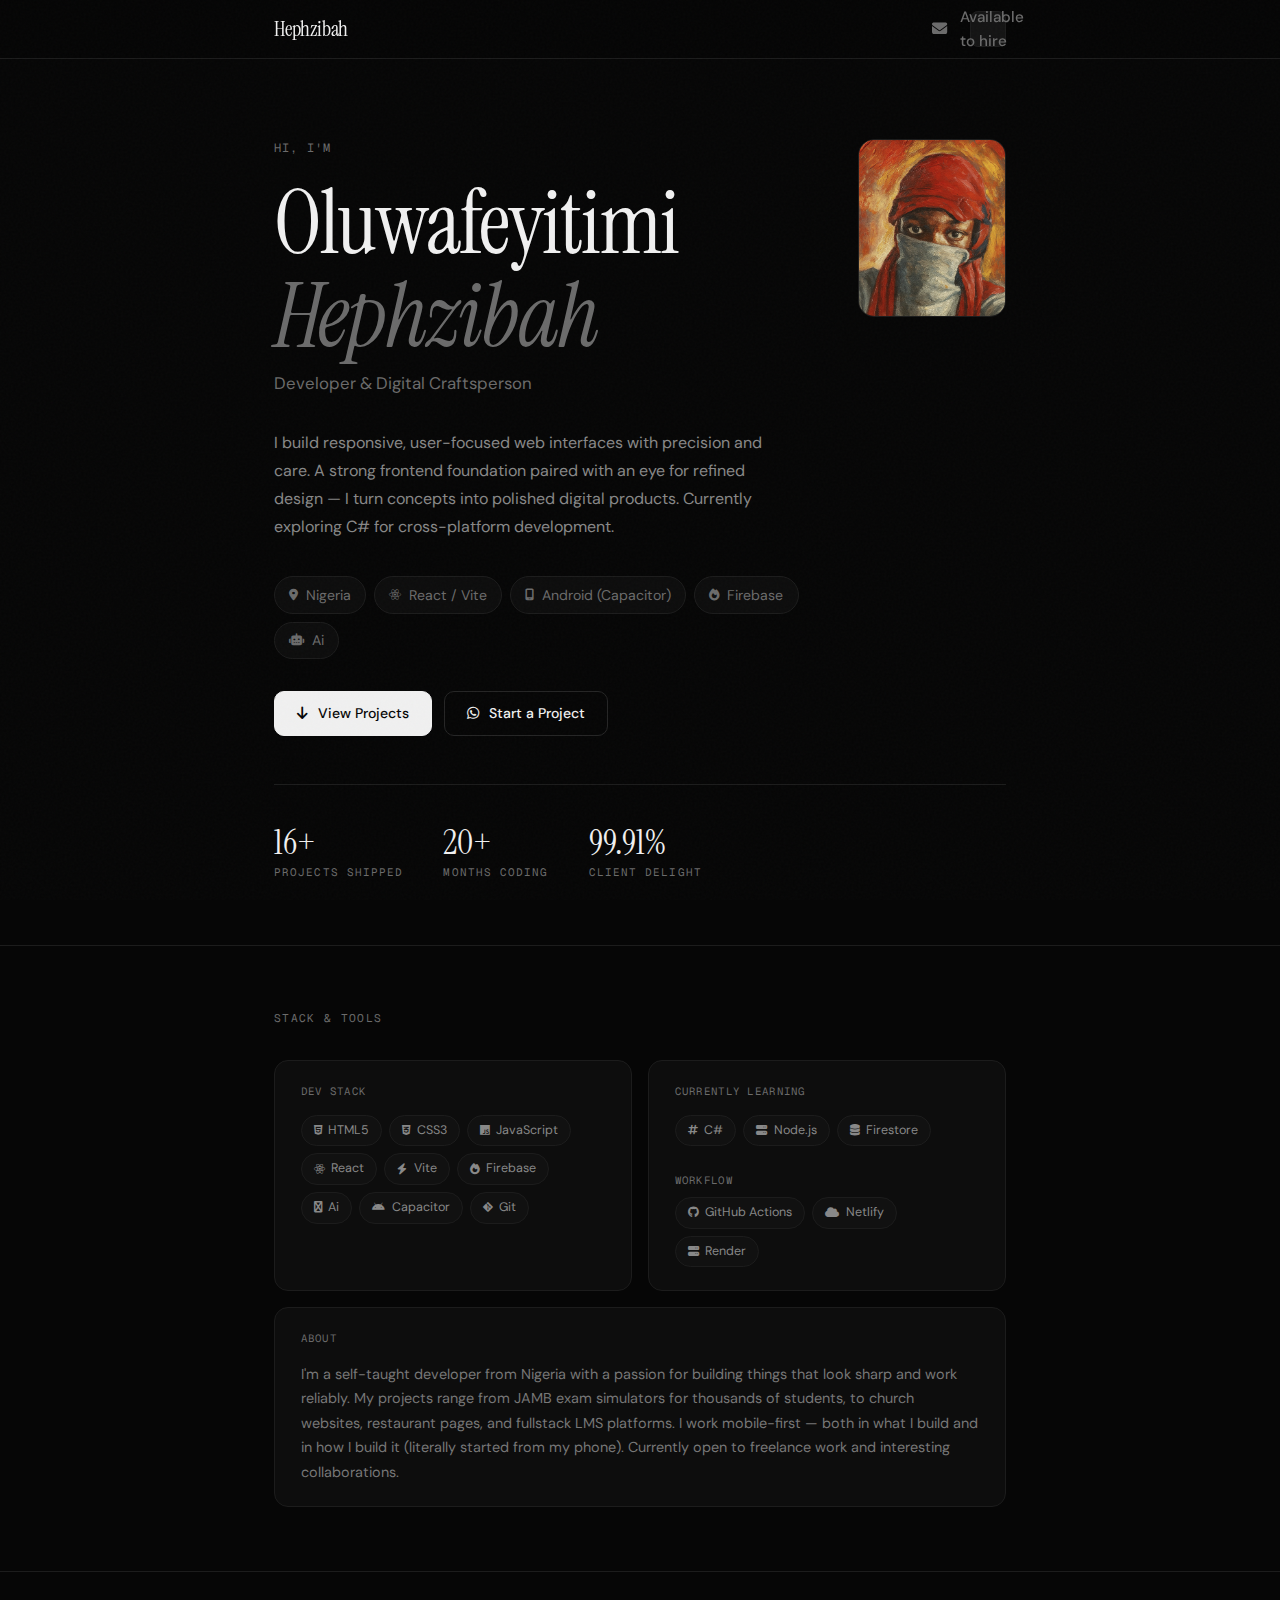
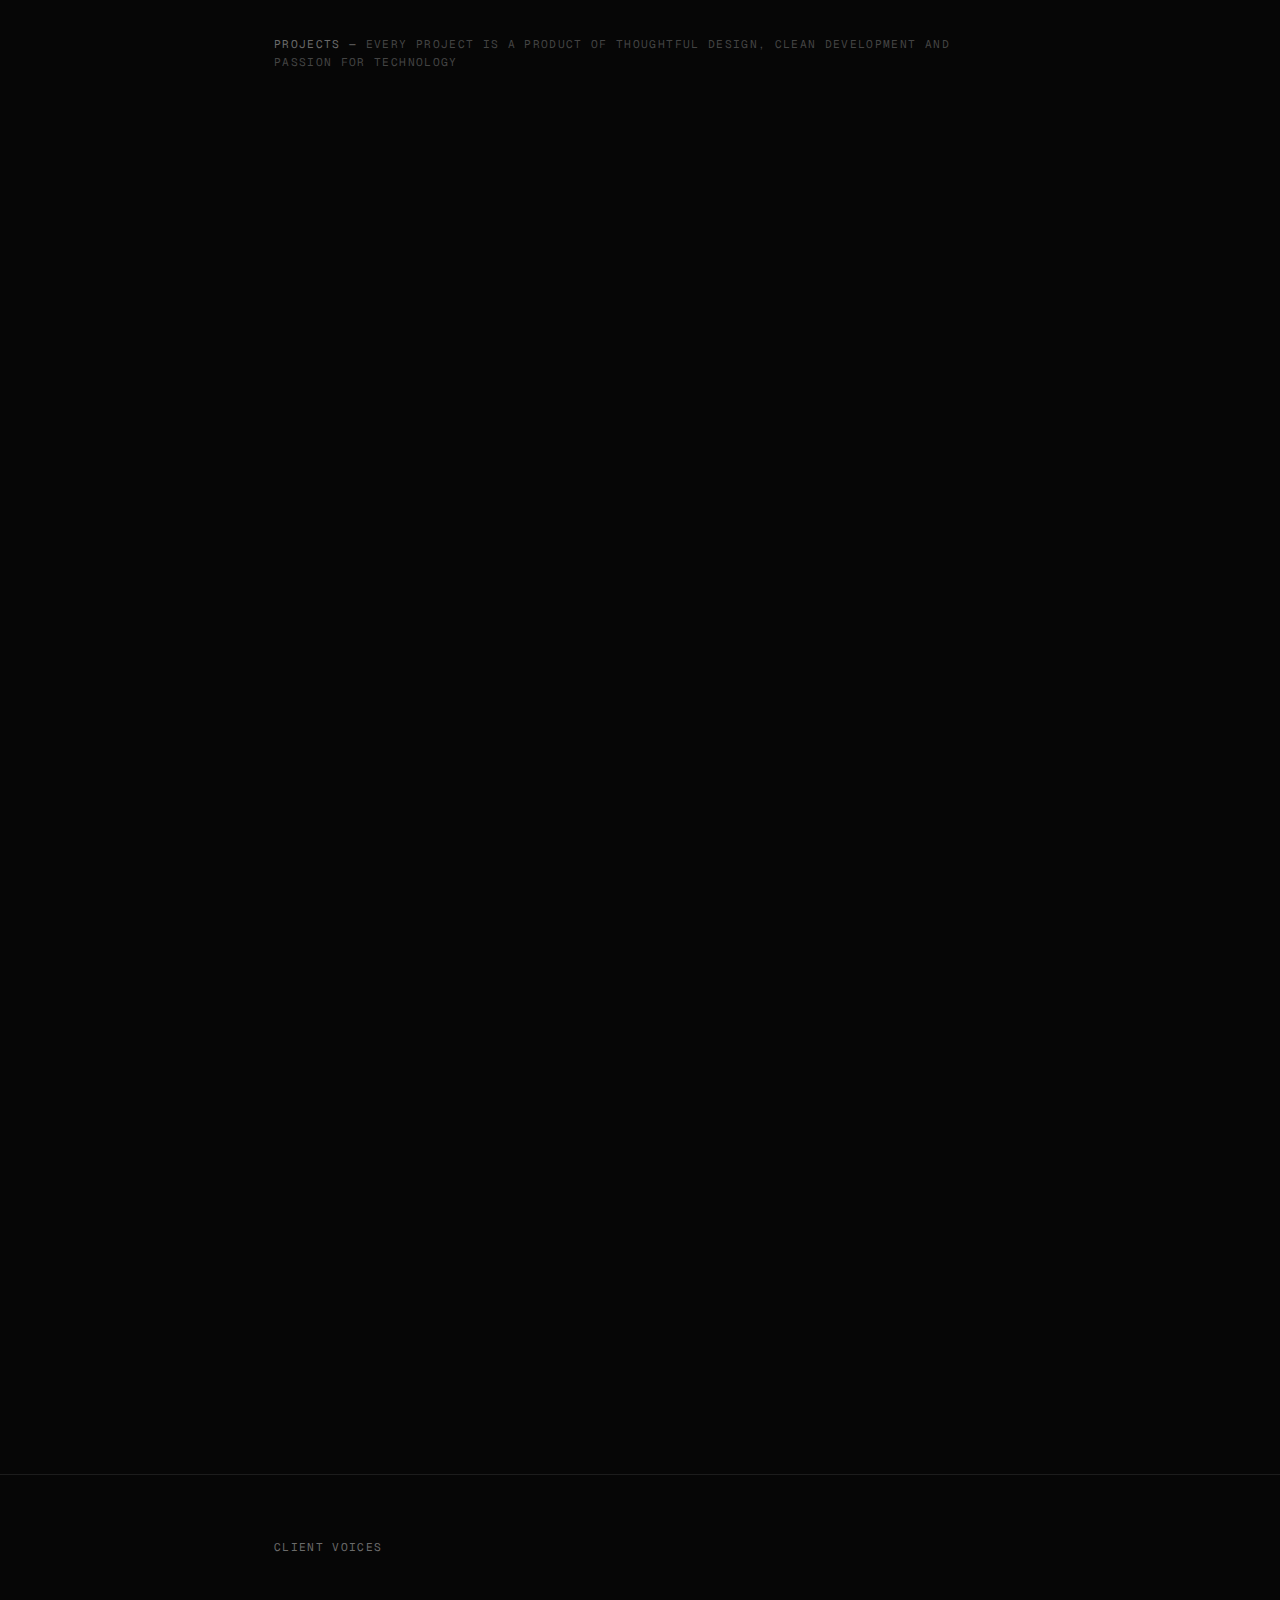
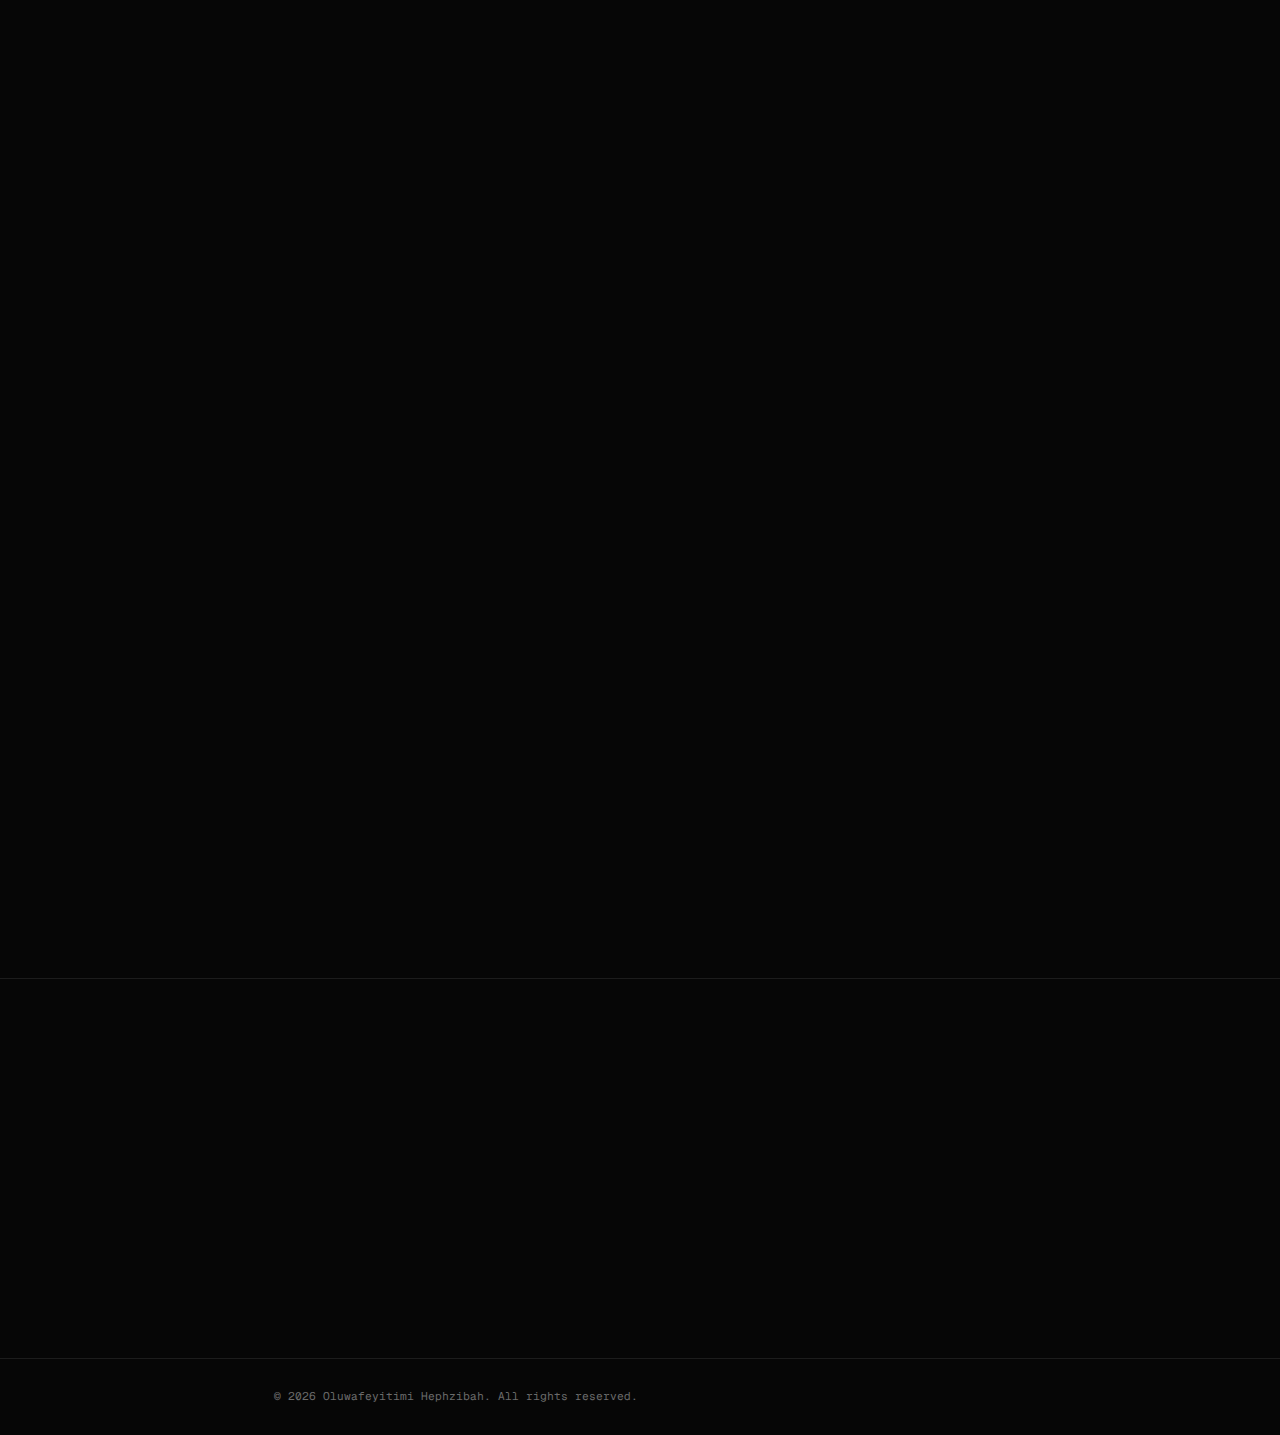
<file: index-1.html>
<!doctype html>
<html lang="en">
<head>
    <meta charset="UTF-8">
    <meta name="viewport" content="width=device-width, initial-scale=1.0">
    <title>Hephzibah — Frontend Developer</title>
    <meta name="description" content="Portfolio of Oluwafeyitimi Hephzibah, a Nigerian frontend developer crafting sharp, responsive digital experiences.">
    <link rel="preconnect" href="https://fonts.googleapis.com">
    <link rel="preconnect" href="https://fonts.gstatic.com" crossorigin>
    <link href="https://fonts.googleapis.com/css2?family=DM+Sans:ital,opsz,wght@0,9..40,300;0,9..40,400;0,9..40,500;0,9..40,600;1,9..40,300&family=Instrument+Serif:ital@0;1&family=Geist+Mono:wght@300;400;500&display=swap" rel="stylesheet">
    <link rel="stylesheet" href="https://cdnjs.cloudflare.com/ajax/libs/font-awesome/6.4.0/css/all.min.css">
    <style>
        :root {
            --bg: #060606;
            --surface: #0d0d0d;
            --surface2: #141414;
            --border: #1c1c1c;
            --border2: #252525;
            --text: #f0f0f0;
            --muted: #6b6b6b;
            --subtle: #3a3a3a;
            --accent: #e8e8e8;
            --tag-bg: #111;
            --tag-text: #888;
        }

        *, *::before, *::after {
            margin: 0; padding: 0;
            box-sizing: border-box;
        }

        html { scroll-behavior: smooth; }

        body {
            font-family: 'DM Sans', sans-serif;
            background: var(--bg);
            color: var(--text);
            line-height: 1.6;
            overflow-x: hidden;
        }

        ::selection { background: #2a2a2a; color: #fff; }

        /* NOISE TEXTURE */
        body::before {
            content: '';
            position: fixed;
            inset: 0;
            pointer-events: none;
            z-index: 999;
            opacity: 0.025;
            background-image: url("data:image/svg+xml,%3Csvg viewBox='0 0 512 512' xmlns='http://www.w3.org/2000/svg'%3E%3Cfilter id='n'%3E%3CfeTurbulence type='fractalNoise' baseFrequency='0.75' numOctaves='4' stitchTiles='stitch'/%3E%3C/filter%3E%3Crect width='100%25' height='100%25' filter='url(%23n)'/%3E%3C/svg%3E");
        }

        /* LAYOUT */
        .wrap {
            max-width: 780px;
            margin: 0 auto;
            padding: 0 1.5rem;
        }

        /* NAV */
        nav {
            position: sticky;
            top: 0;
            z-index: 100;
            background: rgba(6,6,6,0.85);
            backdrop-filter: blur(16px);
            border-bottom: 1px solid var(--border);
        }

        .nav-inner {
            max-width: 780px;
            margin: 0 auto;
            padding: 0 1.5rem;
            display: flex;
            justify-content: space-between;
            align-items: center;
            height: 58px;
        }

        .nav-brand {
            font-family: 'Instrument Serif', serif;
            font-size: 1.3rem;
            color: var(--text);
            text-decoration: none;
            letter-spacing: -0.01em;
        }

        .nav-links {
            display: flex;
            align-items: center;
            gap: 0.3rem;
        }

        .nav-links a {
            display: flex;
            align-items: center;
            justify-content: center;
            width: 36px;
            height: 36px;
            color: var(--muted);
            text-decoration: none;
            border-radius: 8px;
            transition: all 0.2s;
            font-size: 0.95rem;
        }

        .nav-links a:hover {
            background: var(--surface2);
            color: var(--text);
        }

        .nav-pill {
            display: flex;
            align-items: center;
            gap: 0.5rem;
            padding: 0.45rem 1rem;
            background: var(--surface2);
            border: 1px solid var(--border);
            border-radius: 30px;
            color: var(--text);
            text-decoration: none;
            font-size: 0.8rem;
            font-weight: 500;
            margin-left: 0.5rem;
            transition: all 0.2s;
        }

        .nav-pill:hover {
            border-color: var(--border2);
            background: var(--surface);
        }

        /* SECTION DIVIDERS */
        section {
            padding: 4rem 0;
            border-bottom: 1px solid var(--border);
        }

        section:last-of-type { border-bottom: none; }

        .section-label {
            font-family: 'Geist Mono', monospace;
            font-size: 0.7rem;
            letter-spacing: 0.12em;
            text-transform: uppercase;
            color: var(--muted);
            margin-bottom: 2rem;
        }

        /* HERO */
        .hero {
            padding: 5rem 0 4rem;
            border-bottom: 1px solid var(--border);
        }

        .hero-eyebrow {
            font-family: 'Geist Mono', monospace;
            font-size: 0.75rem;
            color: var(--muted);
            letter-spacing: 0.1em;
            margin-bottom: 1.2rem;
        }

        .hero-intro {
            font-size: 1rem;
            color: var(--muted);
            margin-bottom: 0.3rem;
        }

        .hero h1 {
            font-family: 'Instrument Serif', serif;
            font-size: clamp(3.2rem, 10vw, 5.5rem);
            font-weight: 400;
            line-height: 1.05;
            letter-spacing: -0.02em;
            margin-bottom: 0.5rem;
            color: var(--text);
        }

        .hero h1 em {
            font-style: italic;
            color: var(--muted);
        }

        .hero-role {
            font-size: 1.05rem;
            color: var(--muted);
            margin-bottom: 2rem;
        }

        .hero-bio {
            font-size: 1rem;
            color: #888;
            max-width: 520px;
            line-height: 1.75;
            margin-bottom: 2.2rem;
        }

        .hero-inline {
            display: flex;
            flex-wrap: wrap;
            align-items: center;
            gap: 0.5rem;
            margin-bottom: 2rem;
        }

        .hero-inline-item {
            display: flex;
            align-items: center;
            gap: 0.45rem;
            font-size: 0.88rem;
            color: var(--muted);
            padding: 0.4rem 0.9rem;
            border: 1px solid var(--border);
            border-radius: 30px;
            background: var(--surface);
        }

        .hero-inline-item i {
            font-size: 0.75rem;
        }

        .dot {
            width: 6px;
            height: 6px;
            border-radius: 50%;
            background: #4ade80;
            animation: pulse 2s infinite;
        }

        @keyframes pulse {
            0%, 100% { opacity: 1; }
            50% { opacity: 0.4; }
        }

        .hero-actions {
            display: flex;
            flex-wrap: wrap;
            gap: 0.7rem;
        }

        .btn {
            display: inline-flex;
            align-items: center;
            gap: 0.6rem;
            padding: 0.65rem 1.4rem;
            border-radius: 10px;
            font-size: 0.88rem;
            font-weight: 500;
            text-decoration: none;
            border: 1px solid transparent;
            transition: all 0.2s;
            cursor: pointer;
        }

        .btn-primary {
            background: var(--text);
            color: var(--bg);
            border-color: var(--text);
        }

        .btn-primary:hover {
            background: #d4d4d4;
            border-color: #d4d4d4;
        }

        .btn-outline {
            background: transparent;
            color: var(--text);
            border-color: var(--border2);
        }

        .btn-outline:hover {
            background: var(--surface2);
            border-color: var(--subtle);
        }

        /* STATS ROW */
        .stats-row {
            display: flex;
            gap: 2.5rem;
            margin-top: 3rem;
            padding-top: 2.5rem;
            border-top: 1px solid var(--border);
            flex-wrap: wrap;
        }

        .stat-item {}

        .stat-num {
            font-family: 'Instrument Serif', serif;
            font-size: 2.2rem;
            color: var(--text);
            line-height: 1;
            margin-bottom: 0.2rem;
        }

        .stat-label {
            font-family: 'Geist Mono', monospace;
            font-size: 0.68rem;
            letter-spacing: 0.1em;
            text-transform: uppercase;
            color: var(--muted);
        }

        /* ABOUT / STACK */
        .about-grid {
            display: grid;
            grid-template-columns: 1fr 1fr;
            gap: 1rem;
        }

        .about-block {
            background: var(--surface);
            border: 1px solid var(--border);
            border-radius: 14px;
            padding: 1.4rem 1.6rem;
        }

        .about-block-label {
            font-family: 'Geist Mono', monospace;
            font-size: 0.67rem;
            letter-spacing: 0.12em;
            text-transform: uppercase;
            color: var(--muted);
            margin-bottom: 0.9rem;
        }

        .stack-chips {
            display: flex;
            flex-wrap: wrap;
            gap: 0.45rem;
        }

        .chip {
            display: inline-flex;
            align-items: center;
            gap: 0.4rem;
            padding: 0.3rem 0.75rem;
            background: var(--tag-bg);
            border: 1px solid var(--border);
            border-radius: 20px;
            font-size: 0.78rem;
            color: var(--tag-text);
            transition: all 0.2s;
        }

        .chip:hover {
            border-color: var(--border2);
            color: var(--text);
        }

        .chip i { font-size: 0.7rem; }

        .about-text {
            font-size: 0.9rem;
            color: #777;
            line-height: 1.7;
        }

        /* PROJECTS */
        .project-list {
            display: flex;
            flex-direction: column;
            gap: 0;
        }

        .project-item {
            display: flex;
            align-items: flex-start;
            gap: 1.2rem;
            padding: 1.5rem 0;
            border-bottom: 1px solid var(--border);
            text-decoration: none;
            color: inherit;
            transition: background 0.15s;
            border-radius: 0;
        }

        .project-item:last-child { border-bottom: none; }

        .project-item:hover .proj-title { color: #fff; }
        .project-item:hover .proj-icon { border-color: var(--border2); background: var(--surface2); }

        .proj-icon {
            width: 40px;
            height: 40px;
            min-width: 40px;
            display: flex;
            align-items: center;
            justify-content: center;
            background: var(--surface);
            border: 1px solid var(--border);
            border-radius: 10px;
            font-family: 'Instrument Serif', serif;
            font-size: 1rem;
            color: var(--muted);
            transition: all 0.2s;
            margin-top: 0.15rem;
        }

        .proj-body { flex: 1; }

        .proj-title {
            font-size: 0.98rem;
            font-weight: 500;
            color: var(--accent);
            margin-bottom: 0.25rem;
            transition: color 0.2s;
            display: flex;
            align-items: center;
            gap: 0.5rem;
        }

        .proj-title .badge-feat {
            font-family: 'Geist Mono', monospace;
            font-size: 0.6rem;
            letter-spacing: 0.08em;
            text-transform: uppercase;
            background: #fff;
            color: #000;
            padding: 0.15rem 0.5rem;
            border-radius: 20px;
            font-weight: 600;
        }

        .proj-desc {
            font-size: 0.85rem;
            color: var(--muted);
            line-height: 1.55;
            margin-bottom: 0.65rem;
        }

        .proj-tags {
            display: flex;
            flex-wrap: wrap;
            gap: 0.35rem;
        }

        .proj-tag {
            font-family: 'Geist Mono', monospace;
            font-size: 0.65rem;
            padding: 0.2rem 0.6rem;
            background: var(--tag-bg);
            border: 1px solid var(--border);
            border-radius: 20px;
            color: var(--tag-text);
            letter-spacing: 0.03em;
        }

        .proj-arrow {
            color: var(--muted);
            font-size: 0.8rem;
            margin-top: 0.3rem;
            transition: transform 0.2s, color 0.2s;
        }

        .project-item:hover .proj-arrow {
            transform: translate(3px, -3px);
            color: var(--text);
        }

        /* TESTIMONIALS */
        .testimonial-list {
            display: flex;
            flex-direction: column;
            gap: 1rem;
        }

        .testimonial-card {
            background: var(--surface);
            border: 1px solid var(--border);
            border-radius: 14px;
            padding: 1.6rem;
            position: relative;
        }

        .t-quote {
            font-family: 'Instrument Serif', serif;
            font-size: 3.5rem;
            color: var(--border2);
            position: absolute;
            top: 0.8rem;
            right: 1.4rem;
            line-height: 1;
        }

        .t-stars {
            display: flex;
            gap: 0.2rem;
            margin-bottom: 0.9rem;
        }

        .t-stars i { color: #f59e0b; font-size: 0.75rem; }

        .t-text {
            font-size: 0.9rem;
            color: #999;
            line-height: 1.7;
            margin-bottom: 1.1rem;
            max-width: 90%;
        }

        .t-client h4 {
            font-size: 0.9rem;
            font-weight: 600;
            color: var(--text);
        }

        .t-client span {
            font-family: 'Geist Mono', monospace;
            font-size: 0.7rem;
            color: var(--muted);
        }

        /* CTA SECTION */
        .cta-block {
            background: var(--surface);
            border: 1px solid var(--border);
            border-radius: 18px;
            padding: 2.5rem;
            text-align: center;
        }

        .cta-block h2 {
            font-family: 'Instrument Serif', serif;
            font-size: 2.2rem;
            font-weight: 400;
            letter-spacing: -0.02em;
            margin-bottom: 0.7rem;
        }

        .cta-block p {
            color: var(--muted);
            font-size: 0.95rem;
            margin-bottom: 2rem;
        }

        .cta-btns {
            display: flex;
            gap: 0.7rem;
            justify-content: center;
            flex-wrap: wrap;
        }

        /* FOOTER */
        footer {
            border-top: 1px solid var(--border);
            padding: 1.8rem 0;
        }

        .footer-inner {
            max-width: 780px;
            margin: 0 auto;
            padding: 0 1.5rem;
            display: flex;
            justify-content: space-between;
            align-items: center;
            flex-wrap: wrap;
            gap: 1rem;
        }

        .footer-inner p {
            font-family: 'Geist Mono', monospace;
            font-size: 0.7rem;
            color: var(--muted);
        }

        .footer-socials {
            display: flex;
            gap: 0.4rem;
        }

        .footer-socials a {
            width: 32px;
            height: 32px;
            display: flex;
            align-items: center;
            justify-content: center;
            color: var(--muted);
            text-decoration: none;
            border-radius: 8px;
            border: 1px solid var(--border);
            font-size: 0.8rem;
            transition: all 0.2s;
        }

        .footer-socials a:hover {
            color: var(--text);
            border-color: var(--border2);
            background: var(--surface2);
        }

        /* SCROLL REVEAL */
        .reveal {
            opacity: 0;
            transform: translateY(16px);
            transition: opacity 0.55s ease, transform 0.55s ease;
        }

        .reveal.visible {
            opacity: 1;
            transform: none;
        }

        /* HERO LAYOUT */
        .hero-grid {
            display: grid;
            grid-template-columns: 1fr auto;
            gap: 3rem;
            align-items: flex-start;
        }

        .hero-photo {
            width: 148px;
            height: 178px;
            border-radius: 16px;
            overflow: hidden;
            border: 1px solid var(--border);
            background: var(--surface);
            flex-shrink: 0;
        }

        .hero-photo img {
            width: 100%;
            height: 100%;
            object-fit: cover;
            object-position: top center;
            filter: grayscale(30%);
            transition: filter 0.4s;
        }

        .hero-photo img:hover { filter: grayscale(0%); }

        .hero-photo-placeholder {
            width: 100%;
            height: 100%;
            display: flex;
            flex-direction: column;
            align-items: center;
            justify-content: center;
            gap: 0.5rem;
            color: var(--muted);
        }

        .hero-photo-placeholder i { font-size: 2rem; }
        .hero-photo-placeholder span { font-size: 0.7rem; font-family: 'Geist Mono', monospace; }

        /* PROJECT CARD STYLE (expanded) */
        .project-item {
            flex-direction: column;
            gap: 0;
            padding: 0;
            border-bottom: 1px solid var(--border);
            border-radius: 14px;
            overflow: hidden;
            background: var(--surface);
            margin-bottom: 1rem;
            border: 1px solid var(--border);
            transition: border-color 0.2s;
        }

        .project-item:last-child { margin-bottom: 0; }

        .project-item:hover {
            border-color: var(--border2);
        }

        .proj-image {
            width: 100%;
            height: 180px;
            overflow: hidden;
            background: var(--surface2);
            border-bottom: 1px solid var(--border);
            position: relative;
        }

        .proj-image img {
            width: 100%;
            height: 100%;
            object-fit: cover;
            transition: transform 0.4s ease;
        }

        .project-item:hover .proj-image img { transform: scale(1.03); }

        .proj-image-placeholder {
            width: 100%;
            height: 100%;
            display: flex;
            align-items: center;
            justify-content: center;
            font-family: 'Instrument Serif', serif;
            font-size: 3.5rem;
            color: var(--border2);
        }

        .proj-row {
            display: flex;
            align-items: flex-start;
            gap: 1rem;
            padding: 1.3rem 1.4rem 0;
        }

        .proj-footer {
            display: flex;
            align-items: center;
            justify-content: space-between;
            padding: 1rem 1.4rem 1.3rem;
            gap: 1rem;
        }

        .proj-visit {
            display: inline-flex;
            align-items: center;
            gap: 0.45rem;
            font-size: 0.8rem;
            font-weight: 500;
            color: var(--text);
            text-decoration: none;
            padding: 0.4rem 0.9rem;
            background: var(--surface2);
            border: 1px solid var(--border2);
            border-radius: 8px;
            transition: all 0.2s;
        }

        .proj-visit:hover {
            background: var(--subtle);
            border-color: #444;
        }

        .proj-visit-ghost {
            color: var(--muted);
            cursor: default;
            font-size: 0.75rem;
            font-family: 'Geist Mono', monospace;
        }

        /* MOBILE */
        @media (max-width: 600px) {
            .about-grid { grid-template-columns: 1fr; }
            .stats-row { gap: 1.5rem; }
            .hero h1 { font-size: 3rem; }
            .cta-block { padding: 1.8rem 1.2rem; }
            .cta-block h2 { font-size: 1.7rem; }
            .nav-pill span { display: none; }
            .hero-grid { grid-template-columns: 1fr; }
            .hero-photo { display: none; }
        }
    </style>
</head>
<body>

<!-- NAV -->
<nav>
    <div class="nav-inner">
        <a href="#" class="nav-brand">Hephzibah</a>
        <div class="nav-links">
            <!--<a href="https://discord.gg/kzYBwKMu" target="_blank" rel="noopener" title="Discord"><i class="fa-brands fa-discord"></i></a>
        -->            <a href="mailto:bhuszibah@gmail.com" title="Email"><i class="fa-solid fa-envelope"></i></a>
            <a href="https://wa.me/2349028155340" class="nav-pill" target="_blank" rel="noopener">
                <div class="dot"></div>
                <span>Available to hire</span>
            </a>
        </div>
    </div>
</nav>

<!-- HERO -->
<section class="hero">
    <div class="wrap">
        <div class="hero-grid">
        <div class="hero-left">
        <p class="hero-eyebrow">HI, I'M</p>
        <h1>Oluwafeyitimi<br><em>Hephzibah</em></h1>
        <p class="hero-role"> Developer &amp; Digital Craftsperson</p>

        <p class="hero-bio">
            I build responsive, user-focused web interfaces with precision and care.
            A strong frontend foundation paired with an eye for refined design — I turn concepts into polished digital products.
            Currently exploring C# for cross-platform development.
        </p>

        <div class="hero-inline">
            <div class="hero-inline-item">
                <i class="fa-solid fa-location-dot"></i> Nigeria
            </div>
            <div class="hero-inline-item">
                <i class="fa-brands fa-react"></i> React / Vite
            </div>
            <div class="hero-inline-item">
                <i class="fa-solid fa-mobile-screen"></i> Android (Capacitor)
            </div>
            <div class="hero-inline-item">
                <i class="fa-solid fa-fire"></i> Firebase
            </div>
            <div class="hero-inline-item">
                <i class="fa-solid fa-robot"></i> Ai
            </div>
        </div>

        <div class="hero-actions">
            <a href="#projects" class="btn btn-primary">
                <i class="fa-solid fa-arrow-down"></i>
                View Projects
            </a>
            <a href="https://wa.me/2349028155340" class="btn btn-outline" target="_blank" rel="noopener">
                <i class="fa-brands fa-whatsapp"></i>
                Start a Project
            </a>
        </div>
        </div><!-- end hero-left -->

        <div class="hero-photo">
            <img src="me.jpg" alt="Hephzibah" onerror="this.style.display='none';this.parentElement.innerHTML+='<div class=&quot;hero-photo-placeholder&quot;><i class=&quot;fa-solid fa-user&quot;></i><span>me.jpg</span></div>'">
        </div>
        </div><!-- end hero-grid -->

        <div class="stats-row">
            <div class="stat-item">
                <div class="stat-num">16+</div>
                <div class="stat-label">Projects Shipped</div>
            </div>
            <div class="stat-item">
                <div class="stat-num">20+</div>
                <div class="stat-label">Months Coding</div>
            </div>
            <div class="stat-item">
                <div class="stat-num">99.91%</div>
                <div class="stat-label">Client Delight</div>
            </div>
        </div>
    </div>
</section>

<!-- ABOUT / STACK -->
<section id="stack">
    <div class="wrap">
        <p class="section-label">Stack &amp; Tools</p>
        <div class="about-grid">
            <div class="about-block">
                <p class="about-block-label">Dev Stack</p>
                <div class="stack-chips">
                    <span class="chip"><i class="fa-brands fa-html5"></i> HTML5</span>
                    <span class="chip"><i class="fa-brands fa-css3-alt"></i> CSS3</span>
                    <span class="chip"><i class="fa-brands fa-js"></i> JavaScript</span>
                    <span class="chip"><i class="fa-brands fa-react"></i> React</span>
                    <span class="chip"><i class="fa-solid fa-bolt"></i> Vite</span>
                    <span class="chip"><i class="fa-solid fa-fire"></i> Firebase</span>
                    <span class="chip"><i class="fa-brands fa-robot"></i> Ai</span>
                    <span class="chip"><i class="fa-brands fa-android"></i> Capacitor</span>
                    <span class="chip"><i class="fa-brands fa-git-alt"></i> Git</span>
                </div>
            </div>
            <div class="about-block">
                <p class="about-block-label">Currently Learning</p>
                <div class="stack-chips">
                    <span class="chip"><i class="fa-solid fa-hashtag"></i> C#</span>
                    <span class="chip"><i class="fa-solid fa-server"></i> Node.js</span>
                    <span class="chip"><i class="fa-solid fa-database"></i> Firestore</span>
                </div>
                <br>
                <p class="about-block-label" style="margin-bottom:0.5rem;">Workflow</p>
                <div class="stack-chips">
                    <span class="chip"><i class="fa-brands fa-github"></i> GitHub Actions</span>
                    <span class="chip"><i class="fa-solid fa-cloud"></i> Netlify</span>
                    <span class="chip"><i class="fa-solid fa-server"></i> Render</span>
                </div>
            </div>
            <div class="about-block" style="grid-column: 1 / -1;">
                <p class="about-block-label">About</p>
                <p class="about-text">
                    I'm a self-taught developer from Nigeria with a passion for building things that look sharp and work reliably. 
                    My projects range from JAMB exam simulators for thousands of students, to church websites, restaurant pages, and fullstack LMS platforms. 
                    I work mobile-first — both in what I build and in how I build it (literally started from my phone). 
                    Currently open to freelance work and interesting collaborations.
                </p>
            </div>
        </div>
    </div>
</section>

<!-- PROJECTS -->
<section id="projects">
    <div class="wrap">
        <p class="section-label">Projects — <span style="color:#444">Every project is a product of thoughtful design, clean development and passion for technology</span></p>

        <div class="project-list">

            <a href="https://rooster-xreg.onrender.com" class="project-item reveal" target="_blank" rel="noopener">
                <div class="proj-icon">R</div>
                <div class="proj-body">
                    <div class="proj-title">
                        Rooster CBT
                        <span class="badge-feat">Featured</span>
                    </div>
                    <p class="proj-desc">JAMB UTME exam simulator — 180 questions, 400 marks, 105-minute timer, subject breakdowns, weak-area detection. 410 offline questions. Android APK via Capacitor + CI/CD.</p>
                    <div class="proj-tags">
                        <span class="proj-tag">React</span>
                        <span class="proj-tag">Vite</span>
                        <span class="proj-tag">Capacitor</span>
                        <span class="proj-tag">Android</span>
                        <span class="proj-tag">GitHub Actions</span>
                        <span class="proj-tag">Ai</span>
                    </div>
                </div>
                <i class="fa-solid fa-arrow-up-right proj-arrow"></i>
            </a>

            <a href="https://nexus-eoxh.onrender.com" class="project-item reveal" target="_blank" rel="noopener">
                <div class="proj-icon">N</div>
                <div class="proj-body">
                    <div class="proj-title">Nexus Media Fetcher</div>
                    <p class="proj-desc">Fullstack media fetching platform with a clean UI, built with HTML/CSS/JS on both front and back end. Deployed on Render.</p>
                    <div class="proj-tags">
                        <span class="proj-tag">HTML5</span>
                        <span class="proj-tag">CSS3</span>
                        <span class="proj-tag">JavaScript</span>
                        <span class="proj-tag">JavaScript</span>
                        <span class="proj-tag">Railway</span>
                        <span class="proj-tag">Nodejs</span>
                    </div>
                </div>
                <i class="fa-solid fa-arrow-up-right proj-arrow"></i>
            </a>

            <a href="https://orbitrestobar.netlify.app" class="project-item reveal" target="_blank" rel="noopener">
                <div class="proj-icon">O</div>
                <div class="proj-body">
                    <div class="proj-title">Orbit Restobar</div>
                    <p class="proj-desc">Contemporary restaurant website with an inviting design palette, interactive menu, and full responsive behavior across all viewports.</p>
                    <div class="proj-tags">
                        <span class="proj-tag">HTML5</span>
                        <span class="proj-tag">CSS3</span>
                        <span class="proj-tag">JavaScript</span>
                    </div>
                </div>
                <i class="fa-solid fa-arrow-up-right proj-arrow"></i>
            </a>

            <a href="https://lighttabernaclechurch.netlify.app" class="project-item reveal" target="_blank" rel="noopener">
                <div class="proj-icon">L</div>
                <div class="proj-body">
                    <div class="proj-title">Light Tabernacle Church</div>
                    <p class="proj-desc">Complete church website with a media gallery, contact forms via Formspree integration, and a full about section for Light Tabernacle Church.</p>
                    <div class="proj-tags">
                        <span class="proj-tag">HTML5</span>
                        <span class="proj-tag">CSS3</span>
                        <span class="proj-tag">Formspree</span>
                    </div>
                </div>
                <i class="fa-solid fa-arrow-up-right proj-arrow"></i>
            </a>
            <a href="https://teniscribes.onrender.com" class="project-item reveal" target="_blank" rel="noopener">
                <div class="proj-icon">T</div>
                <div class="proj-body">
                    <div class="proj-title">Teni Scribes</div>
                    <p class="proj-desc">Complete Website for a poet.</p>
                    <div class="proj-tags">
                        <span class="proj-tag">HTML5</span>
                        <span class="proj-tag">CSS3</span>
                        <span class="proj-tag">js</span>
                        <span class="proj-tag">Formspree</span>
                    </div>
                </div>
                <i class="fa-solid fa-arrow-up-right proj-arrow"></i>
            </a>

            <a href="https://zibvh.github.io/Next-day-predictor/" class="project-item reveal" target="_blank" rel="noopener">
                <div class="proj-icon">D</div>
                <div class="proj-body">
                    <div class="proj-title">Next Day Predictor</div>
                    <p class="proj-desc">A playful utility that determines the day following any selected date — built as a fun JS practice project and open-sourced on GitHub.</p>
                    <div class="proj-tags">
                        <span class="proj-tag">HTML5</span>
                        <span class="proj-tag">CSS3</span>
                        <span class="proj-tag">JavaScript</span>
                    </div>
                </div>
                <i class="fa-solid fa-arrow-up-right proj-arrow"></i>
            </a>

            <div class="project-item reveal" style="cursor:default;">
                <div class="proj-icon">S</div>
                <div class="proj-body">
                    <div class="proj-title">Simple Calculator</div>
                    <p class="proj-desc">Clean, functional calculator built to solidify JavaScript fundamentals — a testament to learning through building from scratch.</p>
                    <div class="proj-tags">
                        <span class="proj-tag">HTML5</span>
                        <span class="proj-tag">CSS3</span>
                        <span class="proj-tag">JavaScript</span>
                    </div>
                </div>
            </div>
            <div class="project-item reveal" style="cursor:default;">
                <div class="proj-icon">f</div>
                <div class="proj-body">
                    <div class="proj-title">frNtcOda</div>
                    <p class="proj-desc">Website for learning programming from verified tutors</p>
                    <div class="proj-tags">
                        <span class="proj-tag">HTML5</span>
                        <span class="proj-tag">CSS3</span>
                        <span class="proj-tag">JavaScript</span>
                        <span class="proj-tag">Firebase</span>
                    </div>
                </div>
            </div>

        </div>
    </div>
</section>

<!-- TESTIMONIALS -->
<section id="testimonials">
    <div class="wrap">
        <p class="section-label">Client Voices</p>
        <div class="testimonial-list">

            <div class="testimonial-card reveal">
                <div class="t-quote">"</div>
                <div class="t-stars">
                    <i class="fa-solid fa-star"></i><i class="fa-solid fa-star"></i>
                    <i class="fa-solid fa-star"></i><i class="fa-solid fa-star"></i>
                    <i class="fa-solid fa-star"></i>
                </div>
                <p class="t-text">Hephzibah demonstrated exceptional professionalism throughout our project. The website was delivered exactly as envisioned, with meticulous attention to detail and consistent communication.</p>
                <div class="t-client">
                    <h4>Pastor Dr. J.A. Aderogbin</h4>
                    <span>Light Tabernacle Church</span>
                </div>
            </div>

            <div class="testimonial-card reveal">
                <div class="t-quote">"</div>
                <div class="t-stars">
                    <i class="fa-solid fa-star"></i><i class="fa-solid fa-star"></i>
                    <i class="fa-solid fa-star"></i><i class="fa-solid fa-star"></i>
                    <i class="fa-solid fa-star"></i>
                </div>
                <p class="t-text">A genuine eye for design coupled with technical competence. Communication was clear, deadlines were respected, and the final product exceeded our initial expectations significantly.</p>
                <div class="t-client">
                    <h4>Femi Ayomide</h4>
                    <span>Software Developer</span>
                </div>
            </div>

            <div class="testimonial-card reveal">
                <div class="t-quote">"</div>
                <div class="t-stars">
                    <i class="fa-solid fa-star"></i><i class="fa-solid fa-star"></i>
                    <i class="fa-solid fa-star"></i><i class="fa-solid fa-star"></i>
                    <i class="fa-solid fa-star"></i>
                </div>
                <p class="t-text">The portfolio site delivered was immaculate — clean, responsive, and visually striking. Hephzibah understood our vision completely and executed it with modern design principles.</p>
                <div class="t-client">
                    <h4>Chika E.</h4>
                    <span>Freelance Designer</span>
                </div>
            </div>

            <div class="testimonial-card reveal">
                <div class="t-quote">"</div>
                <div class="t-stars">
                    <i class="fa-solid fa-star"></i><i class="fa-solid fa-star"></i>
                    <i class="fa-solid fa-star"></i><i class="fa-solid fa-star"></i>
                    <i class="fa-solid fa-star"></i>
                </div>
                <p class="t-text">I was genuinely impressed by the level of polish and professionalism. The focus on user experience and mobile responsiveness is outstanding. I would recommend without hesitation.</p>
                <div class="t-client">
                    <h4>Promise</h4>
                    <span>Entrepreneur</span>
                </div>
            </div>

        </div>
    </div>
</section>

<!-- CTA -->
<section id="contact">
    <div class="wrap">
        <div class="cta-block reveal">
            <h2>Ready to build something remarkable?</h2>
            <p>Let's collaborate and bring your vision to life — from concept to shipped product.</p>
            <div class="cta-btns">
                <a href="https://wa.me/2349028155340" class="btn btn-primary" target="_blank" rel="noopener">
                    <i class="fa-brands fa-whatsapp"></i>
                    Message on WhatsApp
                </a>
                <a href="mailto:bhuszibah@gmail.com" class="btn btn-outline">
                    <i class="fa-solid fa-envelope"></i>
                    Send an Email
                </a>
            </div>
        </div>
    </div>
</section>

<!-- FOOTER -->
<footer>
    <div class="footer-inner">
        <p>&copy; 2026 Oluwafeyitimi Hephzibah. All rights reserved.</p>
        <div class="footer-socials">
            <!--<a href="https://github.com/zibvh" target="_blank" rel="noopener"><i class="fa-brands fa-github"></i></a>
            <a href="https://discord.gg/kzYBwKMu" target="_blank" rel="noopener"><i class="fa-brands fa-discord"></i></a>
            <a href="mailto:bhuszibah@gmail.com"><i class="fa-solid fa-envelope"></i></a>-->
        </div>
    </div>
</footer>

<script>
    // Scroll reveal
    const observer = new IntersectionObserver((entries) => {
        entries.forEach(e => {
            if (e.isIntersecting) {
                e.target.classList.add('visible');
                observer.unobserve(e.target);
            }
        });
    }, { threshold: 0.08 });

    document.querySelectorAll('.reveal').forEach(el => observer.observe(el));

    // Stagger reveals in lists
    document.querySelectorAll('.project-list .reveal, .testimonial-list .reveal').forEach((el, i) => {
        el.style.transitionDelay = `${i * 0.06}s`;
    });
</script>
</body>
</html>
</file>
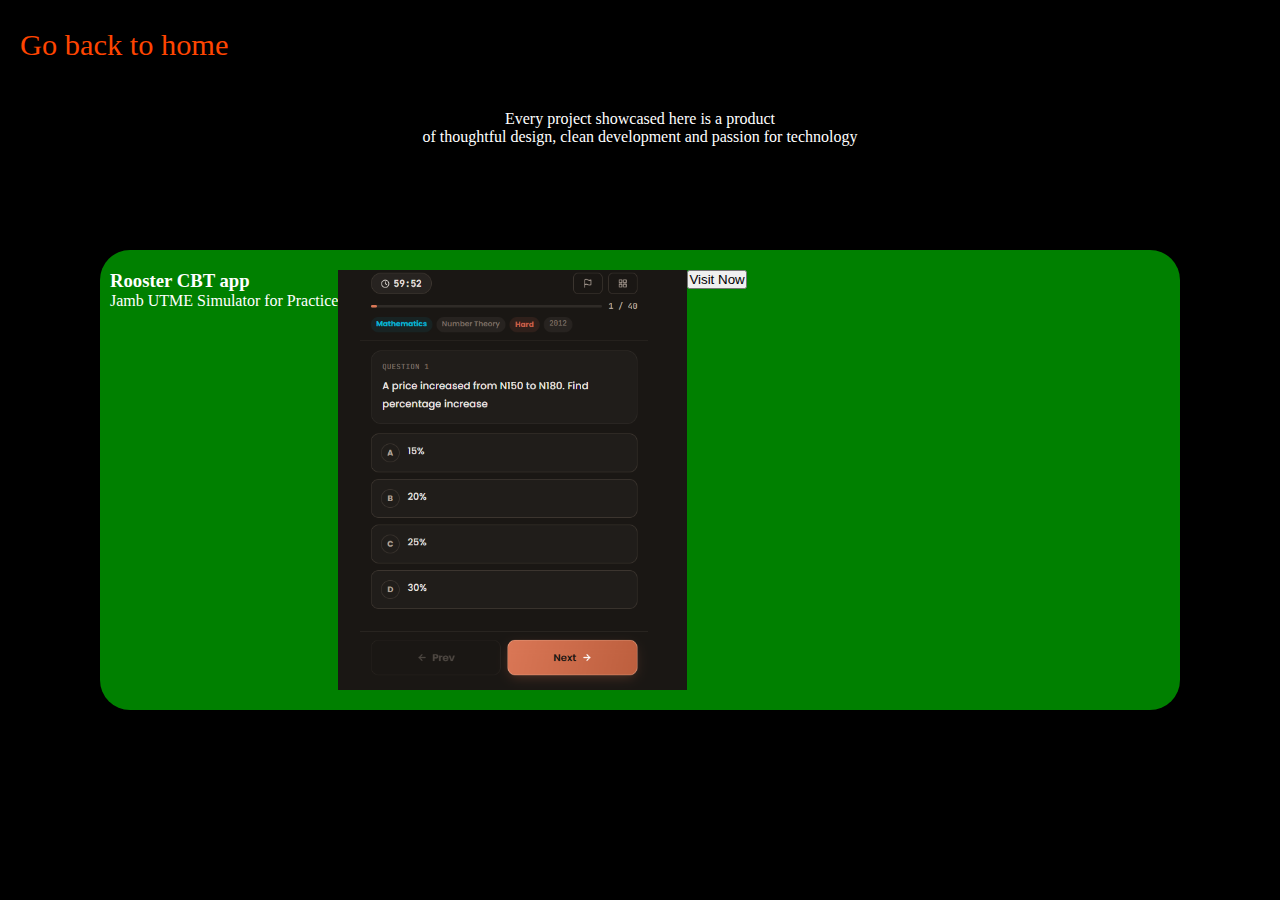
<file: m.html>
<!doctype html>
<html lang="en">
<head>
    <meta charset="UTF-8">
    <meta name="viewport" content="width=device-width, initial-scale=1.0">
    <title>Projects | Hephzibah</title>
    <link rel="preconnect" href="https://fonts.googleapis.com">
    <link rel="preconnect" href="https://fonts.gstatic.com" crossorigin>
    <link href="https://fonts.googleapis.com/css2?family=Space+Grotesk:wght@300;400;500;600;700&family=Syne:wght@400;500;600;700;800&family=Inter:wght@300;400;500;600&display=swap" rel="stylesheet">
    <link rel="stylesheet" href="https://cdnjs.cloudflare.com/ajax/libs/font-awesome/6.4.0/css/all.min.css">
    <link rel="stylesheet" href="mstyle.css">

</head>
<body>
    <header> 
        <a href="index.html"> Go back to home</a>
    </header>

    <div class="beforehero" >
        <p>Every project showcased here is a product <br> of thoughtful design, clean development and passion for technology</p>

    </div>
    <div class="hero">
        <div class="project">
            <div class="title">
                <h3>Rooster CBT app</h3>
                <p>Jamb UTME Simulator for Practice</p>
                <div class="stack">
                </div>
            </div>
            <img src="roosterapp.png">
            <div class="buttons">
                <a href="#"><button>Visit Now</button></a>
            </div>

</body>
</file>
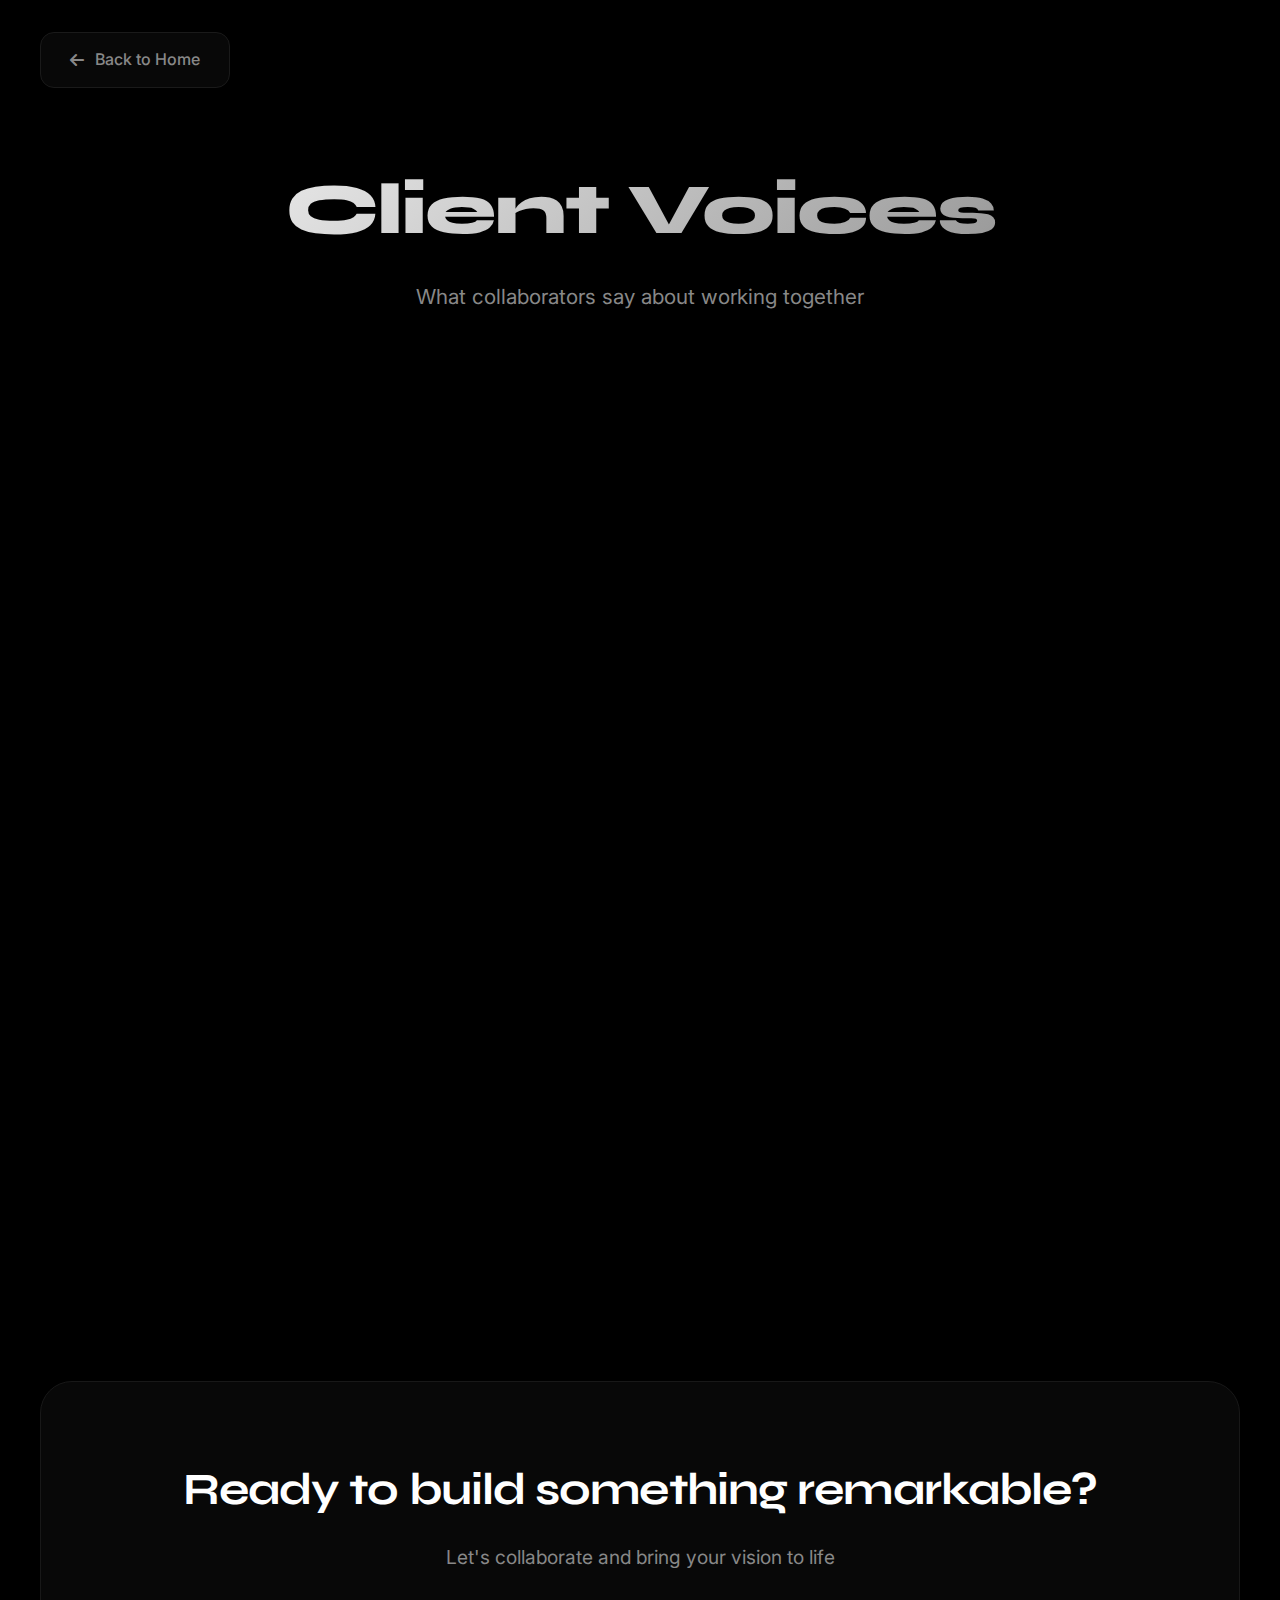
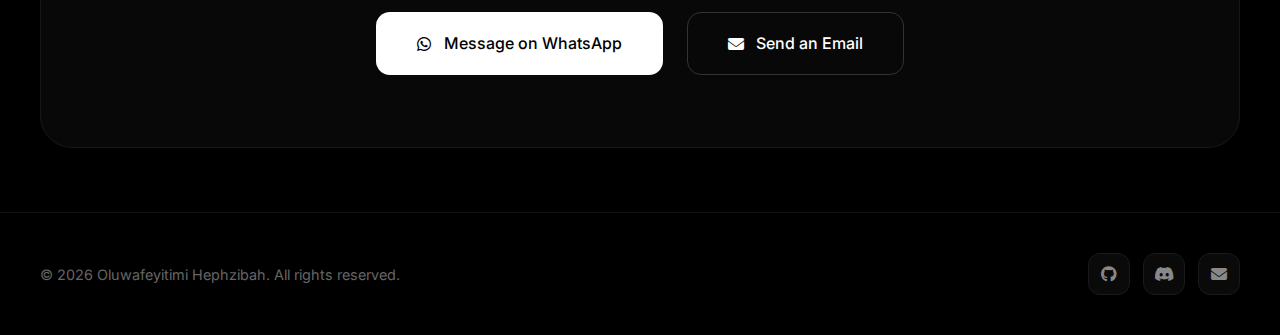
<file: testimony.html>
<!doctype html>
<html lang="en">
<head>
    <meta charset="UTF-8">
    <meta name="viewport" content="width=device-width, initial-scale=1.0">
    <title>Testimonials | Hephzibah</title>
    <link rel="preconnect" href="https://fonts.googleapis.com">
    <link rel="preconnect" href="https://fonts.gstatic.com" crossorigin>
    <link href="https://fonts.googleapis.com/css2?family=Space+Grotesk:wght@300;400;500;600;700&family=Syne:wght@400;500;600;700;800&family=Inter:wght@300;400;500;600&display=swap" rel="stylesheet">
    <link rel="stylesheet" href="https://cdnjs.cloudflare.com/ajax/libs/font-awesome/6.4.0/css/all.min.css">
    <style>
        * {
            margin: 0;
            padding: 0;
            box-sizing: border-box;
        }

        body {
            font-family: 'Inter', sans-serif;
            background: #000000;
            color: #ffffff;
            line-height: 1.6;
        }

        .container {
            max-width: 1440px;
            margin: 0 auto;
            padding: 0 2.5rem;
        }

        .back-link {
            display: inline-flex;
            align-items: center;
            gap: 0.7rem;
            color: #888;
            text-decoration: none;
            padding: 0.9rem 1.8rem;
            background: #080808;
            border-radius: 14px;
            border: 1px solid #1a1a1a;
            margin: 2rem 0 1rem;
            transition: all 0.3s;
            font-weight: 500;
        }

        .back-link:hover {
            color: #fff;
            border-color: #333;
            background: #0f0f0f;
            transform: translateX(-5px);
        }

        .page-header {
            text-align: center;
            padding: 3rem 0 2rem;
        }

        .page-header h1 {
            font-family: 'Syne', sans-serif;
            font-size: 4.5rem;
            font-weight: 800;
            margin-bottom: 0.8rem;
            letter-spacing: -0.03em;
            background: linear-gradient(135deg, #ffffff 0%, #808080 100%);
            -webkit-background-clip: text;
            -webkit-text-fill-color: transparent;
            background-clip: text;
        }

        .page-header p {
            color: #888;
            font-size: 1.3rem;
        }

        .testimonial-grid {
            display: grid;
            grid-template-columns: repeat(auto-fit, minmax(320px, 1fr));
            gap: 2.2rem;
            padding: 2rem 0 4rem;
        }

        .testimonial-card {
            background: #080808;
            padding: 2.8rem;
            border-radius: 28px;
            border: 1px solid #181818;
            position: relative;
            transition: all 0.35s cubic-bezier(0.4, 0, 0.2, 1);
        }

        .testimonial-card:hover {
            background: #0c0c0c;
            border-color: #2a2a2a;
            transform: translateY(-8px);
        }

        .quote {
            font-size: 6rem;
            color: #141414;
            position: absolute;
            top: 0.5rem;
            right: 2rem;
            font-family: serif;
            line-height: 1;
        }

        .testimonial-text {
            color: #ccc;
            font-size: 1.1rem;
            margin-bottom: 2rem;
            position: relative;
            z-index: 1;
        }

        .rating {
            margin-bottom: 1.8rem;
        }

        .rating i {
            color: #ffd700;
            font-size: 1rem;
            margin-right: 0.3rem;
        }

        .client h4 {
            font-size: 1.2rem;
            font-weight: 600;
            margin-bottom: 0.3rem;
        }

        .client span {
            font-size: 0.9rem;
            color: #666;
        }

        .cta {
            background: #080808;
            border-radius: 32px;
            padding: 4.5rem;
            text-align: center;
            border: 1px solid #181818;
            margin: 2rem 0 4rem;
        }

        .cta h2 {
            font-family: 'Syne', sans-serif;
            font-size: 2.8rem;
            font-weight: 700;
            margin-bottom: 1rem;
            letter-spacing: -0.02em;
        }

        .cta p {
            color: #888;
            margin-bottom: 2.5rem;
            font-size: 1.2rem;
        }

        .cta-buttons {
            display: flex;
            gap: 1.5rem;
            justify-content: center;
            flex-wrap: wrap;
        }

        .cta-btn {
            display: inline-flex;
            align-items: center;
            gap: 0.8rem;
            padding: 1.1rem 2.5rem;
            border-radius: 14px;
            font-weight: 500;
            text-decoration: none;
            transition: all 0.3s cubic-bezier(0.4, 0, 0.2, 1);
            font-size: 1rem;
            border: 1px solid transparent;
        }

        .cta-btn.primary {
            background: #ffffff;
            color: #000000;
        }

        .cta-btn.primary:hover {
            background: #e0e0e0;
            transform: translateY(-3px);
            box-shadow: 0 10px 30px rgba(255,255,255,0.1);
        }

        .cta-btn.secondary {
            background: transparent;
            color: #fff;
            border-color: #333;
        }

        .cta-btn.secondary:hover {
            background: #0f0f0f;
            border-color: #555;
            transform: translateY(-3px);
        }

        footer {
            border-top: 1px solid #111;
            padding: 2.5rem 0;
        }

        .footer-content {
            display: flex;
            justify-content: space-between;
            align-items: center;
            flex-wrap: wrap;
            gap: 1.5rem;
        }

        .footer-content p {
            color: #666;
            font-size: 0.9rem;
        }

        .social-links {
            display: flex;
            gap: 0.8rem;
        }

        .social-links a {
            width: 42px;
            height: 42px;
            display: flex;
            align-items: center;
            justify-content: center;
            background: #0a0a0a;
            border-radius: 12px;
            color: #888;
            text-decoration: none;
            transition: all 0.3s;
            border: 1px solid #1a1a1a;
        }

        .social-links a:hover {
            background: #141414;
            color: #fff;
            border-color: #333;
        }

        @media (max-width: 768px) {
            .container {
                padding: 0 1.5rem;
            }
            
            .page-header h1 {
                font-size: 3rem;
            }
            
            .cta {
                padding: 2.5rem 1.5rem;
            }
            
            .cta h2 {
                font-size: 2rem;
            }
            
            .footer-content {
                flex-direction: column;
                text-align: center;
            }
        }

        @media (max-width: 480px) {
            .testimonial-card {
                padding: 2rem;
            }
            
            .cta-buttons {
                flex-direction: column;
            }
            
            .cta-btn {
                width: 100%;
                justify-content: center;
            }
        }

        .fade-up {
            opacity: 0;
            transform: translateY(25px);
            animation: fadeUp 0.7s cubic-bezier(0.4, 0, 0.2, 1) forwards;
        }

        @keyframes fadeUp {
            to {
                opacity: 1;
                transform: translateY(0);
            }
        }

        .delay-1 { animation-delay: 0.1s; }
        .delay-2 { animation-delay: 0.2s; }
        .delay-3 { animation-delay: 0.3s; }
        .delay-4 { animation-delay: 0.4s; }
    </style>
</head>
<body>
    <div class="container">
        <a href="index.html" class="back-link">
            <i class="fa-solid fa-arrow-left"></i>
            Back to Home
        </a>

        <div class="page-header">
            <h1>Client Voices</h1>
            <p>What collaborators say about working together</p>
        </div>

        <div class="testimonial-grid">
            <div class="testimonial-card fade-up delay-1">
                <div class="quote">"</div>
                <div class="rating">
                    <i class="fa-solid fa-star"></i>
                    <i class="fa-solid fa-star"></i>
                    <i class="fa-solid fa-star"></i>
                    <i class="fa-solid fa-star"></i>
                    <i class="fa-solid fa-star"></i>
                </div>
                <p class="testimonial-text">
                    Hephzibah demonstrated exceptional professionalism throughout our project. The website was delivered exactly as envisioned, with meticulous attention to detail and consistent communication.
                </p>
                <div class="client">
                    <h4>Pastor Dr. J.A. Aderogbin</h4>
                    <span>Light Tabernacle Church</span>
                </div>
            </div>

            <div class="testimonial-card fade-up delay-2">
                <div class="quote">"</div>
                <div class="rating">
                    <i class="fa-solid fa-star"></i>
                    <i class="fa-solid fa-star"></i>
                    <i class="fa-solid fa-star"></i>
                    <i class="fa-solid fa-star"></i>
                    <i class="fa-solid fa-star"></i>
                </div>
                <p class="testimonial-text">
                    A genuine eye for design coupled with technical competence. Communication was clear, deadlines were respected, and the final product exceeded our initial expectations significantly.
                </p>
                <div class="client">
                    <h4>Femi Ayomide</h4>
                    <span>Software Developer</span>
                </div>
            </div>

            <div class="testimonial-card fade-up delay-3">
                <div class="quote">"</div>
                <div class="rating">
                    <i class="fa-solid fa-star"></i>
                    <i class="fa-solid fa-star"></i>
                    <i class="fa-solid fa-star"></i>
                    <i class="fa-solid fa-star"></i>
                    <i class="fa-solid fa-star"></i>
                </div>
                <p class="testimonial-text">
                    The portfolio site delivered was immaculate—clean, responsive, and visually striking. Hephzibah understood our vision completely and executed it with modern design principles.
                </p>
                <div class="client">
                    <h4>Chika E.</h4>
                    <span>Freelance Designer</span>
                </div>
            </div>

            <div class="testimonial-card fade-up delay-4">
                <div class="quote">"</div>
                <div class="rating">
                    <i class="fa-solid fa-star"></i>
                    <i class="fa-solid fa-star"></i>
                    <i class="fa-solid fa-star"></i>
                    <i class="fa-solid fa-star"></i>
                    <i class="fa-solid fa-star"></i>
                </div>
                <p class="testimonial-text">
                    I was genuinely impressed by the level of polish and professionalism. The focus on user experience and mobile responsiveness is outstanding. I would recommend without hesitation.
                </p>
                <div class="client">
                    <h4>Promise</h4>
                    <span>Entrepreneur</span>
                </div>
            </div>
        </div>

        <div class="cta">
            <h2>Ready to build something remarkable?</h2>
            <p>Let's collaborate and bring your vision to life</p>
            <div class="cta-buttons">
                <a href="https://wa.me/2349028155340" class="cta-btn primary" target="_blank" rel="noopener">
                    <i class="fa-brands fa-whatsapp"></i>
                    Message on WhatsApp
                </a>
                <a href="mailto:bhuszibah@gmail.com" class="cta-btn secondary">
                    <i class="fa-solid fa-envelope"></i>
                    Send an Email
                </a>
            </div>
        </div>
    </div>

    <footer>
        <div class="container">
            <div class="footer-content">
                <p>&copy; 2026 Oluwafeyitimi Hephzibah. All rights reserved.</p>
                <div class="social-links">
                    <a href="https://github.com/zibvh" target="_blank" rel="noopener"><i class="fa-brands fa-github"></i></a>
                    <a href="https://discord.gg/kzYBwKMu" target="_blank" rel="noopener"><i class="fa-brands fa-discord"></i></a>
                    <a href="mailto:bhuszibah@gmail.com"><i class="fa-solid fa-envelope"></i></a>
                </div>
            </div>
        </div>
    </footer>
</body>
</html>
</file>
<file: mstyle.css>
*{
    padding: 0;
    margin: 0;
}
body{
    background-color: black;
    color: white;
}
header{
    height: 50px;
    display:flex;
    justify-content: start;
    align-items: center;
    padding: 20px;
}
header a{
    color: orangered;
    text-decoration: none;
    font-size: 1.9rem;
}
.beforehero{
    height: 20px;
    padding: 20px;
    justify-content: center;
    display: flex;
    text-align: center;
}
.hero{
    display: flex;
    flex-wrap: wrap;
    gap: 30px
}
.project{
    width: 978vw;
    height: 420px;
    display: flex;
    padding: 20px 10px;
    background-color: green;
    margin: 100px;
    border-radius: 30px;
    display: flex;
}
.p
</file>
